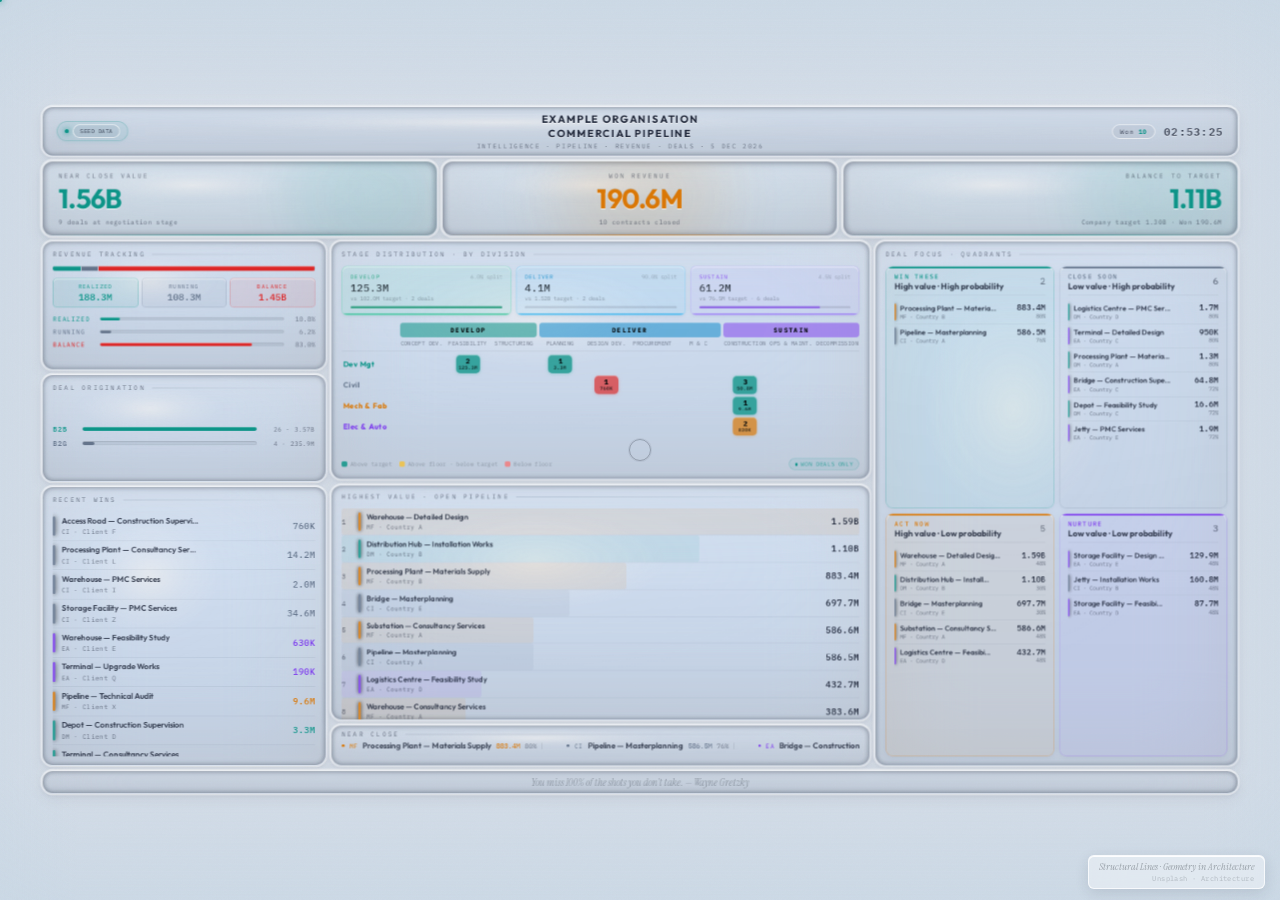
<file: tv_display_v8.html>
<!DOCTYPE html>
<html lang="en">
<head>
<meta charset="UTF-8">
<meta name="viewport" content="width=device-width,initial-scale=1.0,minimum-scale=1.0">
<title>SDG · Commercial Intelligence TV · Light</title>
<style>
/* Font fallback system — replaces Google Fonts which may be blocked on server.
   Outfit → 'DM Sans' system variant or clean geometric sans
   IBM Plex Mono → 'Courier New' or system monospace
   Instrument Serif → Georgia or system serif */
@import url('https://fonts.googleapis.com/css2?family=Outfit:wght@400;500;600;700;800&family=IBM+Plex+Mono:wght@400;500&family=Instrument+Serif:ital@0;1&display=swap');
</style>
<style id="font-fallback">
/* Applied immediately — overridden by Google Fonts if they load */
:root{
  --font-ui: "Outfit", "DM Sans", "Inter", system-ui, -apple-system, sans-serif;
  --font-mono: "IBM Plex Mono", "SF Mono", "Fira Code", "Consolas", "Courier New", monospace;
  --font-serif: "Instrument Serif", "Georgia", serif;
}
</style>
<style>
*,*::before,*::after{box-sizing:border-box;margin:0;padding:0}
:root{
  --em:#0d9488;
  --sk:#64748b;
  --am:#d97706;
  --ro:#dc2626;
  --vi:#7c3aed;
  --or:#d97706;
  /* Text — stronger opacity so readable on semi-transparent frosted card */
  --t1:rgba(15,23,42,.92);
  --t2:rgba(15,23,42,.78);
  --t3:rgba(15,23,42,.52);
  --t4:rgba(15,23,42,.12);
  /* Glass — much lower alpha so photo bleeds through at ~66% */
  --glass:rgba(248,250,252,.34);
  --bd:rgba(255,255,255,.68);   /* border is now a bright white edge — catches overhead light */
  --bd2:rgba(255,255,255,.85);
  /* Blur: strong blur so the low-alpha card still reads as solid */
  --blur:blur(60px) saturate(200%) brightness(1.12);
  --r:14px;--rs:9px;--rxs:5px;
  --c-dm:#0d9488;--c-ci:#64748b;--c-mf:#d97706;--c-ea:#7c3aed;
  --shadow-col: rgba(30,40,60,.18);
}
html,body{width:100%;height:100%;overflow:hidden;background:#d4dde8;font-family:var(--font-ui);cursor:none}

/* Grain — multiply blend, slightly stronger since we want material feel on the visible photo */
body::after{
  content:"";position:fixed;inset:0;z-index:3;pointer-events:none;
  background-image:url("data:image/svg+xml,%3Csvg xmlns='http://www.w3.org/2000/svg' width='200' height='200'%3E%3Cfilter id='n'%3E%3CfeTurbulence type='fractalNoise' baseFrequency='0.85' numOctaves='4' stitchTiles='stitch'/%3E%3C/filter%3E%3Crect width='200' height='200' filter='url(%23n)' opacity='1'/%3E%3C/svg%3E");
  opacity:.025;mix-blend-mode:multiply;
}
#cur{position:fixed;width:22px;height:22px;border:1.5px solid rgba(15,23,32,.25);border-radius:50%;
  transform:translate(-50%,-50%);pointer-events:none;z-index:9999;mix-blend-mode:multiply;
  box-shadow:0 0 0 1px rgba(15,23,32,.06)}
#cdot{position:fixed;width:4px;height:4px;background:var(--em);border-radius:50%;
  transform:translate(-50%,-50%);pointer-events:none;z-index:10000;
  box-shadow:0 0 6px var(--em),0 0 12px rgba(13,148,136,.4)}
.bg-img{position:fixed;inset:0;z-index:0;background-size:cover;background-position:center;
  opacity:0;transition:opacity 7s cubic-bezier(.4,0,.2,1);
  filter:brightness(1.14) saturate(0.80);
  transform-origin:center center;will-change:transform,opacity,filter}
.bg-img.on{opacity:1}
.ov{position:fixed;inset:0;z-index:1;pointer-events:none;
  background:
    linear-gradient(180deg,
      rgba(200,215,228,.65) 0%,
      rgba(200,215,228,0) 12%,
      rgba(200,215,228,0) 86%,
      rgba(200,215,228,.65) 100%),
    linear-gradient(90deg,
      rgba(200,215,228,.35) 0%,
      rgba(200,215,228,0) 6%,
      rgba(200,215,228,0) 94%,
      rgba(200,215,228,.35) 100%);
  transition:opacity 2.8s cubic-bezier(.4,0,.2,1)}
.ov.ambient{opacity:.15}

/* ── SCALE-TO-FIT LAYOUT ──
   #ui is always rendered at --design-w × --design-h (the intended TV size).
   A JS scaler applies transform:scale(ratio) + translate to fit it into
   whatever the actual viewport is — including when the browser zooms.
   This means zoom-in makes everything proportionally smaller rather than
   clipping cards. Same technique used by TV dashboards and kiosk displays.
*/
:root{
  --design-w: 1600;
  --design-h: 900;
}
#ui{
  position:fixed;
  left:0;top:0;
  width:calc(var(--design-w) * 1px);
  height:calc(var(--design-h) * 1px);
  /* 3.2% of design width = proportional inset matching original layout */
  padding:20px 52px 20px 52px;
  z-index:20;
  display:flex;flex-direction:column;gap:5px;
  transform-origin:top left;
  transition:opacity 2.8s cubic-bezier(.4,0,.2,1);
  box-sizing:border-box;
}
#ui.ambient{opacity:0;pointer-events:none}
body.ambient #cur,body.ambient #cdot{opacity:0;transition:opacity 1.5s ease}

.g{
  background:rgba(240,246,252,.20);
  border:1px solid transparent;
  border-top-color:rgba(255,255,255,.96);
  border-left-color:rgba(255,255,255,.80);
  border-bottom-color:rgba(255,255,255,.26);
  border-right-color:rgba(255,255,255,.20);
  backdrop-filter:blur(56px) saturate(180%) brightness(1.06);
  -webkit-backdrop-filter:blur(56px) saturate(180%) brightness(1.06);
  border-radius:var(--r);overflow:hidden;
  box-shadow:
    0 1px 3px rgba(20,30,50,.14),
    0 4px 12px rgba(20,30,50,.11),
    0 16px 40px rgba(20,30,50,.10),
    0 40px 80px rgba(20,30,50,.08),
    inset 0 1px 0 rgba(255,255,255,.98),
    inset 1px 0 0 rgba(255,255,255,.72),
    inset 0 -1px 0 rgba(255,255,255,.16),
    inset -1px 0 0 rgba(255,255,255,.12);
  position:relative;
  transform:translateZ(0);
  will-change:transform;
}
.g > *{position:relative;z-index:1;}
/* .kc backdrop and shadow overrides defined in hover section below */

/* ── EYEBROW LABEL ── */
.pt{font-family:var(--font-mono);font-size:8px;letter-spacing:.28em;text-transform:uppercase;
  color:var(--t3);display:flex;align-items:center;gap:8px;margin-bottom:10px;flex-shrink:0}
.pt::after{content:"";flex:1;height:1px;background:linear-gradient(90deg,rgba(15,23,42,.14),transparent)}

/* KPI numbers — light mode: emboss shadow goes white above, grey below (raised on light surface) */
.kv{font-weight:700;font-size:34px;line-height:1;letter-spacing:-.02em;
  text-shadow:0 1px 0 rgba(255,255,255,.8),0 -1px 0 rgba(15,23,32,.08)}

/* ── HEADER ── */
.hdr{display:flex;align-items:center;padding:7px 18px;gap:11px;flex-shrink:0}
.sdg-mark{width:30px;height:30px;border-radius:8px;flex-shrink:0;
  background:rgba(13,148,136,.10);border:1px solid rgba(13,148,136,.30);
  display:flex;align-items:center;justify-content:center;
  font-weight:800;font-size:9px;color:var(--em);letter-spacing:-.5px;
  box-shadow:0 0 12px rgba(13,148,136,.12),inset 0 1px 0 rgba(255,255,255,.80)}
.live-pill{display:flex;align-items:center;gap:5px;padding:3px 9px;border-radius:999px;
  background:rgba(13,148,136,.07);border:1px solid rgba(13,148,136,.22);
  font-family:var(--font-mono);font-size:7px;letter-spacing:.12em;color:var(--em);text-transform:uppercase;
  box-shadow:0 1px 4px rgba(13,148,136,.10)}
.live-dot{width:5px;height:5px;border-radius:50%;background:var(--em);
  box-shadow:0 0 7px var(--em),0 0 12px rgba(13,148,136,.35);
  animation:blink 2.4s ease-in-out infinite}
@keyframes blink{0%,100%{opacity:1;transform:scale(1);box-shadow:0 0 7px var(--em),0 0 12px rgba(13,148,136,.35)}
  50%{opacity:.15;transform:scale(.45);box-shadow:0 0 2px var(--em)}}
.hdr-center{flex:1;text-align:center}
.hdr-title{font-weight:700;font-size:13px;letter-spacing:.14em;color:var(--t1);text-transform:uppercase;line-height:1.35;
  text-shadow:0 1px 0 rgba(255,255,255,.7)}
.hdr-sub{font-family:var(--font-mono);font-size:7.5px;letter-spacing:.22em;color:var(--t3);text-transform:uppercase;margin-top:2px}
.hdr-badge{font-family:var(--font-mono);font-size:7px;letter-spacing:.08em;color:var(--t2);
  padding:3px 8px;border-radius:999px;background:rgba(15,23,32,.04);border:1px solid var(--bd)}
.hdr-won{font-family:var(--font-mono);font-size:7.5px;letter-spacing:.08em;
  padding:3px 9px;border-radius:999px;background:rgba(15,23,32,.04);border:1px solid var(--bd);color:var(--t2)}
#clk{font-family:var(--font-mono);font-size:12.5px;letter-spacing:.1em;color:var(--t1);font-weight:500;min-width:68px;text-align:right;
  text-shadow:0 1px 0 rgba(255,255,255,.6)}

/* ── KPI ROW ── */
.kc{padding:13px 20px 11px;position:relative;overflow:hidden;display:flex;flex-direction:column;justify-content:center}
.kc-mid{text-align:center}
.kc-mid .kc-glow{left:50%;right:auto;transform:translateX(-50%)}
.kc-right{text-align:right}
.kc-right .kc-glow{left:auto;right:-18px}
/* Glow: subsurface colored bleed through the glass base — like the Nike widget colored pill glow */
.kc-glow{position:absolute;width:220px;height:220px;border-radius:50%;top:-65px;right:-35px;
  opacity:.10;pointer-events:none;filter:blur(40px)}
/* Bottom accent: the "contact shadow" color-bleeds onto surface below — like LED rim light */
.kc-line{position:absolute;bottom:0;left:0;right:0;height:1.5px;
  filter:blur(.5px);opacity:.9}
.ke{font-family:var(--font-mono);font-size:8px;letter-spacing:.26em;text-transform:uppercase;color:var(--t3);margin-bottom:7px}
/* .kv defined above with text-shadow depth */
.ksub{font-family:var(--font-mono);font-size:8px;color:var(--t3);margin-top:6px;letter-spacing:.04em;line-height:1.5}

/* ── MAIN GRID ── */
.main-grid{display:grid;grid-template-columns:1fr 1.9fr 1.28fr;gap:5px;flex:1;min-height:0}
.left-col{display:flex;flex-direction:column;gap:5px;min-height:0}
.centre-col{display:flex;flex-direction:column;gap:5px;min-height:0}
.kr3{display:grid;grid-template-columns:1fr 1fr 1fr;gap:5px;flex-shrink:0}

/* LEFT COLUMN */
.pn{padding:11px 13px;display:flex;flex-direction:column;overflow:hidden}

/* Revenue: stacked meter — carved-in track, light mode */
.rev-meter{height:6px;border-radius:999px;
  background:rgba(15,23,32,.06);
  box-shadow:inset 0 1px 2px rgba(15,23,32,.12),inset 0 0 0 1px rgba(15,23,32,.06);
  overflow:hidden;margin-bottom:9px;flex-shrink:0;display:flex;gap:1px}
.rev-seg{height:100%;transition:width 1.8s cubic-bezier(.16,1,.3,1);
  box-shadow:inset 0 1px 0 rgba(255,255,255,.40)}

/* Revenue chips */
.rev-chips{display:grid;grid-template-columns:1fr 1fr 1fr;gap:4px;margin-bottom:9px;flex-shrink:0}
.rev-chip{padding:6px 7px;border-radius:var(--rxs);text-align:center;
  border:1px solid rgba(255,255,255,.55);
  background:rgba(255,255,255,.22);
  box-shadow:inset 0 1px 0 rgba(255,255,255,.80)}
.rc-label{font-family:var(--font-mono);font-size:7px;letter-spacing:.2em;text-transform:uppercase;margin-bottom:4px;line-height:1}
.rc-val{font-family:var(--font-mono);font-size:12px;font-weight:500;line-height:1}

/* Revenue rows */
.rev-rows{display:flex;flex-direction:column;gap:6px;flex-shrink:0}
.rev-row{display:flex;align-items:center;gap:7px}
.rev-lbl{font-family:var(--font-mono);font-size:8px;letter-spacing:.1em;text-transform:uppercase;width:52px;flex-shrink:0}
.rev-track{flex:1;height:4px;
  background:rgba(15,23,32,.06);
  border-radius:999px;overflow:hidden;
  box-shadow:inset 0 1px 2px rgba(15,23,32,.10),inset 0 0 0 1px rgba(15,23,32,.05)}
.rev-fill{height:100%;border-radius:999px;transition:width 1.8s cubic-bezier(.16,1,.3,1);
  box-shadow:inset 0 1px 0 rgba(255,255,255,.35)}
.rev-pct{font-family:var(--font-mono);font-size:8px;color:var(--t3);width:32px;text-align:right;flex-shrink:0}

/* Deal origination */
.src-grid{flex:1;display:flex;flex-direction:column;gap:7px;overflow:hidden;justify-content:center}
.src-row{display:flex;align-items:center;gap:7px;flex-shrink:0}
.src-lbl{font-family:var(--font-mono);font-size:8.5px;font-weight:500;width:30px;flex-shrink:0;
  text-transform:uppercase;letter-spacing:.1em}
.src-track{flex:1;height:5px;
  background:rgba(15,23,32,.06);border-radius:999px;overflow:hidden;
  box-shadow:inset 0 1px 2px rgba(15,23,32,.10),inset 0 0 0 1px rgba(15,23,32,.05)}
.src-bar{height:100%;border-radius:999px;transition:width 1.5s cubic-bezier(.16,1,.3,1);
  box-shadow:inset 0 1px 0 rgba(255,255,255,.35)}
.src-right{font-family:var(--font-mono);font-size:8px;color:var(--t3);width:66px;text-align:right;flex-shrink:0;letter-spacing:.02em}

/* Wins list */
.wins-list{flex:1;display:flex;flex-direction:column;overflow:hidden}
.win-item{display:flex;align-items:center;gap:8px;padding:5.5px 0;
  border-bottom:1px solid rgba(15,23,32,.06);flex-shrink:0}
.win-item:last-child{border-bottom:none}
.win-stripe{width:2.5px;border-radius:2px;flex-shrink:0;align-self:stretch;min-height:22px}
.win-body{flex:1;min-width:0}
.win-name{font-size:10px;font-weight:600;color:var(--t2);white-space:nowrap;overflow:hidden;text-overflow:ellipsis;line-height:1.25}
.win-meta{font-family:var(--font-mono);font-size:7.5px;color:var(--t3);margin-top:2px;letter-spacing:.04em}
.win-val{font-family:var(--font-mono);font-size:11px;font-weight:500;flex-shrink:0}

/* PDM heatmap */
.pdm-panel{flex:1.0;display:flex;flex-direction:column;overflow:hidden;padding:11px 13px}
.pdm-phase-row{display:grid;gap:3px;margin-bottom:4px;flex-shrink:0}
.pdm-phase-cell{font-family:var(--font-mono);font-size:7.5px;font-weight:700;letter-spacing:.18em;
  text-transform:uppercase;text-align:center;padding:4px 2px;border-radius:4px;color:#020608}
.pdm-table{flex:1;overflow:hidden;display:flex;flex-direction:column;gap:3px}
.pdm-row{display:grid;gap:2px;align-items:center}
.pdm-header-row{padding-bottom:5px;border-bottom:1px solid rgba(15,23,32,.08);margin-bottom:1px}
.pdm-hcell{font-family:var(--font-mono);font-size:6.5px;text-align:center;color:var(--t3);
  letter-spacing:.06em;text-transform:uppercase;line-height:1.3}
.pdm-dlbl{font-size:9.5px;font-weight:700;letter-spacing:.04em;text-align:left;padding-left:2px;line-height:1}
.pdm-cell-wrap{display:flex;align-items:center;justify-content:center}
.pdm-tile{width:100%;max-width:30px;height:23px;border-radius:5px;margin:auto;
  display:flex;align-items:center;justify-content:center;
  font-family:var(--font-mono);font-size:9px;font-weight:700;color:#020608}
.pdm-empty{width:100%;max-width:30px;height:23px;border-radius:5px;margin:auto;}

/* PDM health tile colors — raised tile, light mode warm shadow */
.pdm-tile-teal{background:rgba(13,148,136,.78);box-shadow:inset 0 1px 0 rgba(255,255,255,.35),0 1px 4px rgba(13,148,136,.25)}
.pdm-tile-amber{background:rgba(217,119,6,.70);box-shadow:inset 0 1px 0 rgba(255,255,255,.30),0 1px 4px rgba(217,119,6,.22)}
.pdm-tile-red{background:rgba(220,38,38,.68);box-shadow:inset 0 1px 0 rgba(255,255,255,.25),0 1px 4px rgba(220,38,38,.22)}
.pdm-tile-count{font-family:var(--font-mono);font-size:9px;font-weight:700;color:#020608;line-height:1}
.pdm-tile-val{font-family:var(--font-mono);font-size:6px;color:rgba(2,6,8,.65);line-height:1}

/* PDM phase summary chips */
.pdm-chips{display:grid;grid-template-columns:1fr 1fr 1fr;gap:6px;margin-bottom:9px;flex-shrink:0}
.pdm-chip{border-radius:7px;padding:8px 10px;position:relative;overflow:hidden;flex-shrink:0}
.pdm-chip::after{content:"";position:absolute;bottom:0;left:0;right:0;height:2px}
.pdm-chip-develop{background:rgba(52,211,153,.09);border:1px solid rgba(52,211,153,.25)}.pdm-chip-develop::after{background:rgba(16,185,129,.60)}
.pdm-chip-deliver{background:rgba(56,189,248,.09);border:1px solid rgba(56,189,248,.25)}.pdm-chip-deliver::after{background:rgba(14,165,233,.60)}
.pdm-chip-sustain{background:rgba(167,139,250,.09);border:1px solid rgba(167,139,250,.25)}.pdm-chip-sustain::after{background:rgba(139,92,246,.60)}
.pdm-chip-top{display:flex;justify-content:space-between;align-items:flex-start;margin-bottom:3px}
.pdm-chip-name{font-family:var(--font-mono);font-size:7px;letter-spacing:.18em;text-transform:uppercase}
.pdm-chip-split{font-family:var(--font-mono);font-size:7px;color:rgba(15,23,32,.28)}
.pdm-chip-val{font-family:var(--font-mono);font-size:13px;font-weight:500;color:rgba(15,23,32,.82);line-height:1;margin-bottom:2px}
.pdm-chip-sub{font-family:var(--font-mono);font-size:6.5px;color:rgba(15,23,32,.36)}
.pdm-chip-bar{height:2.5px;background:rgba(15,23,32,.09);border-radius:999px;margin-top:5px;overflow:hidden}
.pdm-chip-fill{height:100%;border-radius:999px}

/* PDM won pill + legend */
.pdm-won-pill{display:inline-flex;align-items:center;gap:4px;font-family:var(--font-mono);font-size:6.5px;letter-spacing:.1em;color:rgba(13,148,136,.80);text-transform:uppercase;background:rgba(13,148,136,.07);border:1px solid rgba(13,148,136,.18);border-radius:999px;padding:2px 7px}
.pdm-won-dot{width:3.5px;height:3.5px;border-radius:50%;background:#0d9488}
.pdm-legend{display:flex;gap:9px;align-items:center;margin-top:6px;flex-shrink:0;justify-content:space-between}
.pdm-leg-grp{display:flex;gap:9px}
.pdm-leg-item{display:flex;align-items:center;gap:4px}
.pdm-leg-dot{width:7px;height:7px;border-radius:2px;flex-shrink:0}
.pdm-leg-lbl{font-family:var(--font-mono);font-size:6.5px;color:rgba(15,23,32,.32);letter-spacing:.05em}

/* Highest value list */
.hv-panel{flex:1;padding:9px 13px;display:flex;flex-direction:column;overflow:hidden}
.hv-list{display:flex;flex-direction:column;flex:1;justify-content:space-between}
.hv-item{display:flex;align-items:center;gap:7px;padding:5px 0;position:relative;
  border-bottom:1px solid rgba(15,23,32,.06);overflow:hidden}
.hv-item:last-child{border-bottom:none}
.hv-bg{position:absolute;left:0;top:0;bottom:0;border-radius:3px;opacity:.08;pointer-events:none;
  transition:width 1.8s cubic-bezier(.16,1,.3,1);
  /* Gradient fill: stronger on left, fades right — like directional light */
  background:linear-gradient(90deg,currentColor 0%,transparent 100%)}

.hv-rank{font-family:var(--font-mono);font-size:8.5px;color:var(--t3);width:14px;flex-shrink:0;z-index:1}
.hv-stripe{width:2.5px;border-radius:2px;flex-shrink:0;align-self:stretch;min-height:18px;z-index:1}
.hv-body{flex:1;min-width:0;z-index:1}
.hv-name{font-size:9.5px;font-weight:600;color:var(--t2);white-space:nowrap;overflow:hidden;text-overflow:ellipsis;line-height:1.25}
.hv-meta{font-family:var(--font-mono);font-size:7.5px;color:var(--t3);margin-top:1px}
.hv-val{font-family:var(--font-mono);font-size:11px;color:var(--t1);font-weight:500;flex-shrink:0;z-index:1}

/* Ticker */
.ticker-panel{flex-shrink:0;padding:6px 13px 7px}
.ticker-wrap{overflow:hidden;position:relative;height:24px}
.ticker-inner{display:flex;gap:30px;position:absolute;white-space:nowrap;animation:tick 200s linear infinite}
.ticker-inner:hover{animation-play-state:paused}
@keyframes tick{from{transform:translateX(0)}to{transform:translateX(-50%)}}
.tick-item{display:flex;align-items:center;gap:6px}
.tick-dot{width:3.5px;height:3.5px;border-radius:50%;flex-shrink:0}
.tick-div{font-family:var(--font-mono);font-size:8px;color:var(--t3);letter-spacing:.06em}
.tick-name{font-size:10px;font-weight:600;color:var(--t2)}
.tick-val{font-family:var(--font-mono);font-size:9px}
.tick-pct{font-family:var(--font-mono);font-size:8px;color:var(--t3)}
.tick-sep{width:1px;height:8px;background:rgba(15,23,32,.10);flex-shrink:0}

/* RIGHT: Quadrants — each quad is a mini glass card within a glass card */
.quads-panel{padding:11px 13px;display:flex;flex-direction:column;overflow:hidden}
.quads-grid{flex:1;display:grid;grid-template-columns:1fr 1fr;grid-template-rows:1fr 1fr;gap:6px;min-height:0}
.quad{border-radius:var(--rs);padding:8px 10px;display:flex;flex-direction:column;overflow:hidden;position:relative;
  box-shadow:inset 0 1px 0 rgba(255,255,255,.85),0 1px 6px rgba(30,40,60,.08)}
.quad-accent{position:absolute;top:0;left:0;right:0;height:2px;filter:blur(.3px)}
.quad-win{border:1px solid rgba(13,148,136,.22);background:rgba(13,148,136,.06)}
.quad-close{border:1px solid rgba(100,116,139,.18);background:rgba(100,116,139,.05)}
.quad-ace{border:1px solid rgba(217,119,6,.22);background:rgba(217,119,6,.06)}
.quad-nurture{border:1px solid rgba(124,58,237,.18);background:rgba(124,58,237,.05)}
.quad-hdr{display:flex;align-items:flex-start;justify-content:space-between;margin-bottom:6px;flex-shrink:0;
  padding-bottom:5px;border-bottom:1px solid rgba(15,23,32,.07)}
.quad-label{font-family:var(--font-mono);font-size:8px;font-weight:500;letter-spacing:.16em;text-transform:uppercase;line-height:1}
.quad-title{font-size:10.5px;font-weight:700;color:var(--t2);margin-top:3px;line-height:1}
.quad-n{font-family:var(--font-mono);font-size:12px;color:var(--t3);flex-shrink:0;font-weight:500;padding-top:2px}
.quad-body{flex:1;display:flex;flex-direction:column;overflow:hidden}
.qr{display:flex;align-items:center;gap:5px;padding:4px 0;
  border-bottom:1px solid rgba(15,23,32,.05);flex-shrink:0}
.qr:last-child{border-bottom:none}
.qr-stripe{width:2px;border-radius:1px;flex-shrink:0;align-self:stretch;min-height:16px}
.qr-body{flex:1;min-width:0}
.qr-name{font-size:9px;font-weight:600;color:var(--t2);white-space:nowrap;overflow:hidden;text-overflow:ellipsis;line-height:1.25}
.qr-meta{font-family:var(--font-mono);font-size:7px;color:var(--t3);margin-top:1px}
.qr-right{text-align:right;flex-shrink:0;padding-left:4px}
.qr-val{font-family:var(--font-mono);font-size:9.5px;color:var(--t1);font-weight:500;line-height:1}
.qr-prob{font-family:var(--font-mono);font-size:7px;color:var(--t3);margin-top:1px}
.qr-empty{font-family:var(--font-mono);font-size:8.5px;color:var(--t3);padding:6px 0;text-align:center;letter-spacing:.04em}

/* Win stripe — colored edge accent like the left stripe on stone letter L */
.win-stripe{width:2.5px;border-radius:2px;flex-shrink:0;align-self:stretch;min-height:22px;
  box-shadow:0 0 6px currentColor;opacity:.85}

/* HV stripe same treatment */
.hv-stripe{width:2.5px;border-radius:2px;flex-shrink:0;align-self:stretch;min-height:18px;z-index:1;
  box-shadow:0 0 5px currentColor;opacity:.80}

/* QR stripe */
.qr-stripe{width:2px;border-radius:1px;flex-shrink:0;align-self:stretch;min-height:16px;
  box-shadow:0 0 4px currentColor;opacity:.75}
.sayings-bar{flex-shrink:0;height:30px;display:flex;align-items:center;padding:0 18px;overflow:hidden;position:relative}
.sayings-bar::before{content:"";position:absolute;top:0;left:18px;right:18px;height:1px;
  background:linear-gradient(90deg,transparent,rgba(15,23,32,.09) 20%,rgba(15,23,32,.09) 80%,transparent)}
.say-text{font-family:var(--font-serif);font-style:italic;font-size:13px;
  color:rgba(15,23,32,.30);white-space:nowrap;overflow:hidden;text-overflow:ellipsis;width:100%;text-align:center}

/* ARTWORK LABEL — frosted white pill */
.sl{position:fixed;bottom:11px;right:15px;z-index:40;text-align:right;opacity:0;transition:opacity 1.4s ease;
  background:rgba(248,250,252,.45);backdrop-filter:blur(16px);-webkit-backdrop-filter:blur(16px);
  border:1px solid rgba(255,255,255,.75);border-radius:6px;padding:5px 10px;
  box-shadow:inset 0 1px 0 rgba(255,255,255,.90),0 4px 14px rgba(30,40,60,.12)}
.sl.show{opacity:1}
.slt{font-family:var(--font-serif);font-style:italic;font-size:9.5px;color:rgba(15,23,32,.35)}
.sly{font-family:var(--font-mono);font-size:7px;color:rgba(15,23,32,.22);margin-top:1px;letter-spacing:.06em}

/* ENTRY ANIMATIONS — staggered rise + fade, like cards materializing from depth */
@keyframes fu{from{opacity:0;transform:translateY(14px) scale(.99)}to{opacity:1;transform:translateY(0) scale(1)}}
.g{animation:fu .65s both cubic-bezier(.22,1,.36,1)}
.hdr.g{animation-delay:.02s}
.kr3>*:nth-child(1){animation-delay:.09s}.kr3>*:nth-child(2){animation-delay:.16s}.kr3>*:nth-child(3){animation-delay:.23s}
.left-col>*:nth-child(1){animation-delay:.26s}.left-col>*:nth-child(2){animation-delay:.32s}.left-col>*:nth-child(3){animation-delay:.38s}
.pdm-panel{animation-delay:.29s}.hv-panel{animation-delay:.34s}.ticker-panel{animation-delay:.36s}
.quads-panel{animation-delay:.40s}.sayings-bar{animation-delay:.44s}

/* PDM chip depth — raised feel on light background */
.pdm-chip{border-radius:7px;padding:8px 10px;position:relative;overflow:hidden;flex-shrink:0;
  box-shadow:inset 0 1px 0 rgba(255,255,255,.75),0 1px 4px rgba(30,40,60,.08)}
.pdm-chip-bar{height:2.5px;
  background:rgba(15,23,32,.08);
  border-radius:999px;margin-top:5px;overflow:hidden;
  box-shadow:inset 0 1px 2px rgba(15,23,32,.10)}

/* ── INVERTED EMBOSS SYSTEM ──

   RESTING STATE = pressed-in cavity (always looks like the reference images)
   - Dark inset rim at all edges — material has been displaced inward
   - Tight specular hot spot at cursor position (tracks --mx/--my)
   - Slight scale-down and sink — card sits IN the surface
   - Bright raised rim ring just outside the card boundary

   HOVER STATE = card peels off and rises toward the viewer
   - Scale up, translateY negative — lifts out of the surface
   - Inset shadows release — cavity walls disappear
   - Outer cast shadow deepens — card is now further from background
   - Specular spreads from tight hot-spot to wide convex surface catch
   - Border top/left brightens — card is now fully lit from above
*/

.g{
  --mx:38%;--my:32%;
  cursor:default;

  /* RESTING: cavity — card is pressed into the inflated surface */
  transform:translateZ(0) scale(.994) translateY(1px);
  box-shadow:
    0 0 0 1.5px rgba(255,255,255,.50),        /* bright raised rim — displaced material */
    0 1px 2px rgba(20,30,50,.08),
    0 2px 6px rgba(20,30,50,.07),
    0 6px 18px rgba(20,30,50,.08),
    0 0 28px rgba(255,255,255,.18),            /* outer material glow */
    inset 0 2px 7px rgba(20,30,50,.20),        /* top cavity dark rim */
    inset 2px 0 5px rgba(20,30,50,.12),        /* left cavity dark rim */
    inset 0 -2px 7px rgba(20,30,50,.16),       /* bottom cavity dark rim */
    inset -2px 0 5px rgba(20,30,50,.10),       /* right cavity dark rim */
    inset 0 1px 0 rgba(255,255,255,.55),       /* top edge catches light even when pressed */
    inset 1px 0 0 rgba(255,255,255,.35);

  border-top-color:rgba(255,255,255,.72);
  border-left-color:rgba(255,255,255,.56);
  border-bottom-color:rgba(255,255,255,.20);
  border-right-color:rgba(255,255,255,.16);

  transition:
    transform 420ms cubic-bezier(.22,1,.36,1),
    box-shadow 420ms cubic-bezier(.22,1,.36,1),
    border-top-color 300ms ease,
    border-left-color 300ms ease;
}

/* HOVER: card lifts out — rises toward the viewer, releases from cavity */
.g:hover{
  transform:translateZ(0) scale(1.004) translateY(-3px);

  box-shadow:
    /* Cast shadow deepens — card is further from background now */
    0 4px 8px rgba(20,30,50,.16),
    0 10px 28px rgba(20,30,50,.14),
    0 28px 60px rgba(20,30,50,.12),
    0 48px 90px rgba(20,30,50,.08),
    /* Inset walls release — cavity gone, card is floating free */
    inset 0 1px 0 rgba(255,255,255,.98),
    inset 1px 0 0 rgba(255,255,255,.75),
    inset 0 -1px 0 rgba(255,255,255,.18),
    inset -1px 0 0 rgba(255,255,255,.14);

  border-top-color:rgba(255,255,255,.96);      /* fully lit — card is raised into light */
  border-left-color:rgba(255,255,255,.80);
}

/* RESTING ::before — tight specular hot spot at --mx/--my (cavity reflection) */
.g::before{
  content:"";position:absolute;inset:0;pointer-events:none;
  background:
    radial-gradient(ellipse 42% 36% at var(--mx) var(--my),rgba(255,255,255,.68) 0%,rgba(255,255,255,.22) 30%,rgba(255,255,255,0) 58%),
    radial-gradient(ellipse 80% 70% at var(--mx) var(--my),rgba(255,255,255,.08) 0%,rgba(255,255,255,0) 70%);
  border-radius:inherit;z-index:0;
  transition:background 150ms ease;
}

/* HOVER ::before — wide convex surface catch spreads across card (lifted glass) */
.g:hover::before{
  background:
    linear-gradient(142deg,rgba(255,255,255,.58) 0%,rgba(255,255,255,.18) 22%,rgba(255,255,255,0) 38%),
    radial-gradient(ellipse 70% 60% at 38% 32%,rgba(255,255,255,.22) 0%,rgba(255,255,255,0) 70%);
}

/* RESTING ::after — deeper underside vignette (cavity bottom is in shadow) */
.g::after{
  content:"";position:absolute;inset:0;pointer-events:none;
  background:linear-gradient(180deg,rgba(20,30,50,.05) 0%,rgba(20,30,50,.14) 100%);
  border-radius:inherit;z-index:0;
  transition:background 300ms ease;
}

/* HOVER ::after — underside lightens (card has lifted away from the dark pocket) */
.g:hover::after{
  background:linear-gradient(180deg,rgba(20,30,50,0) 60%,rgba(20,30,50,.055) 100%);
}

/* KPI cards: start at deeper cavity (they are heavier glass pressed in more) */
.kc{
  backdrop-filter:blur(64px) saturate(200%) brightness(1.10);
  -webkit-backdrop-filter:blur(64px) saturate(200%) brightness(1.10);
  transform:translateZ(0) scale(.992) translateY(2px);
  box-shadow:
    0 0 0 2px rgba(255,255,255,.55),
    0 1px 2px rgba(20,30,50,.10),
    0 3px 8px rgba(20,30,50,.09),
    0 8px 22px rgba(20,30,50,.09),
    0 0 32px rgba(255,255,255,.20),
    inset 0 3px 9px rgba(20,30,50,.24),
    inset 3px 0 6px rgba(20,30,50,.14),
    inset 0 -3px 9px rgba(20,30,50,.18),
    inset -3px 0 6px rgba(20,30,50,.12),
    inset 0 1px 0 rgba(255,255,255,.60),
    inset 1px 0 0 rgba(255,255,255,.40);
}

/* KPI hover: lifts higher than data cards — they have more mass to peel off */
.kc:hover{
  transform:translateZ(0) scale(1.006) translateY(-4px);
  box-shadow:
    0 6px 12px rgba(20,30,50,.18),
    0 14px 36px rgba(20,30,50,.15),
    0 36px 72px rgba(20,30,50,.12),
    0 60px 110px rgba(20,30,50,.08),
    inset 0 1px 0 rgba(255,255,255,.99),
    inset 1px 0 0 rgba(255,255,255,.80),
    inset 0 -1px 0 rgba(255,255,255,.14),
    inset -1px 0 0 rgba(255,255,255,.10);
}
/* ══════════════════════════════════════════════════════
   DARK THEME — activated by triple-click on LIVE pill
   All overrides scoped to body.dark so a single class
   swap flips the entire visual system cleanly.
══════════════════════════════════════════════════════ */
body,html{transition:background 900ms cubic-bezier(.4,0,.2,1)}

body.dark{background:#020608;}

body.dark #cur{
  border-color:rgba(255,255,255,.22);
  mix-blend-mode:difference;
  box-shadow:0 0 0 1px rgba(255,255,255,.04);
}
body.dark #cdot{
  background:#2dd4bf;
  box-shadow:0 0 6px #2dd4bf,0 0 12px rgba(45,212,191,.5);
}

/* Photo filter: remove daylight bleach, restore cinematic darkness */
body.dark .bg-img{
  filter:none;
}

/* Overlay: dark mode washes to near-black at edges instead of near-white */
body.dark .ov{
  background:
    linear-gradient(180deg,rgba(2,6,8,.94) 0%,rgba(2,6,8,0) 14%,rgba(2,6,8,0) 68%,rgba(2,6,8,.96) 100%),
    radial-gradient(ellipse 70% 55% at 50% 46%,rgba(2,6,8,.08) 0%,rgba(2,6,8,.72) 100%),
    radial-gradient(ellipse 60% 20% at 50% 100%,rgba(45,212,191,.04) 0%,transparent 70%);
}
body.dark .ov.ambient{opacity:.22;}

/* CSS variable swap — all colour/text tokens flip to dark values */
body.dark{
  --em:#2dd4bf;--sk:#94a3b8;--am:#fbbf24;--ro:#f87171;--vi:#c084fc;--or:#fbbf24;
  --t1:rgba(255,255,255,.96);--t2:rgba(255,255,255,.70);--t3:rgba(255,255,255,.42);--t4:rgba(255,255,255,.12);
  --glass:rgba(4,10,14,.82);--bd:rgba(255,255,255,.10);--bd2:rgba(255,255,255,.18);
  --c-dm:#2dd4bf;--c-ci:#94a3b8;--c-mf:#fbbf24;--c-ea:#c084fc;
}

/* Dark glass card — CAVITY resting state — reference-accurate depth
   
   From the black topographic reference:
   - Ridge highlights: near-white, sharp, only on the very top edge
   - Cavity floor: near-black, significantly darker than surrounding surface
   - Rim outside card: bright white ring, the displaced material peak
   - Contact shadow at card edge: extremely dark, tight

   Key insight: the floor of the depression must be DARKER than the background.
   We achieve this with backdrop-filter brightness(0.52) — aggressively dims
   whatever photo is behind the card. The surrounding surface (body bg #020608)
   stays at its natural darkness, so the card reads as pressed deeper into it.
*/
body.dark .g{
  background:rgba(2,5,8,.92);
  border:1px solid transparent;
  border-top-color:rgba(255,255,255,.04);
  border-left-color:rgba(255,255,255,.03);
  border-bottom-color:rgba(0,0,0,.80);
  border-right-color:rgba(0,0,0,.60);
  /* Aggressive darkening: cavity floor is much darker than surroundings */
  backdrop-filter:blur(48px) saturate(140%) brightness(0.52);
  -webkit-backdrop-filter:blur(48px) saturate(140%) brightness(0.52);
  transform:translateZ(0) scale(.993) translateY(1.5px);

  box-shadow:
    /* Outer rim: bright white raised ring — the displaced material peak.
       This is the KEY element from image 1 — the ridge highlight. */
    0 0 0 1.5px rgba(255,255,255,.22),
    /* Tight contact shadow: dark crease between rim and surrounding surface */
    0 0 0 3px rgba(0,0,0,.70),
    /* Ambient: card has settled deeper than the surface */
    0 2px 8px rgba(0,0,0,.80),
    0 8px 24px rgba(0,0,0,.60),
    /* Inset cavity walls — very dark, concentrated at edges.
       These simulate the steep walls of the depression.
       Spread 0, blur high = shadow bleeds inward from edges, not uniform fill. */
    inset 0 4px 16px rgba(0,0,0,.90),
    inset 4px 0 12px rgba(0,0,0,.70),
    inset 0 -4px 16px rgba(0,0,0,.80),
    inset -4px 0 12px rgba(0,0,0,.65),
    /* Tiny bright catch on the very inner top edge — like the sharp ridge
       highlight in image 1, but inside the cavity (reflected light from rim) */
    inset 0 1px 0 rgba(255,255,255,.09),
    inset 1px 0 0 rgba(255,255,255,.05);
}

/* Dark hover — lifts out, brightness restores, rim collapses, shadows deepen */
body.dark .g:hover{
  transform:translateZ(0) scale(1.004) translateY(-3px);
  background:rgba(4,10,14,.82);
  backdrop-filter:blur(48px) saturate(160%) brightness(0.78);
  -webkit-backdrop-filter:blur(48px) saturate(160%) brightness(0.78);
  box-shadow:
    0 1px 2px rgba(0,0,0,.50),
    0 8px 28px rgba(0,0,0,.54),
    0 24px 64px rgba(0,0,0,.32),
    0 40px 80px rgba(0,0,0,.22),
    inset 0 1px 0 rgba(255,255,255,.13),
    inset 1px 0 0 rgba(255,255,255,.07),
    inset 0 -1px 0 rgba(0,0,0,.36),
    inset -1px 0 0 rgba(0,0,0,.18);
  border-top-color:rgba(255,255,255,.20);
  border-left-color:rgba(255,255,255,.13);
  border-bottom-color:rgba(0,0,0,.35);
  border-right-color:rgba(0,0,0,.20);
}

/* Dark ::before — almost no shimmer in cavity (light can't reach the floor).
   Just a faint specular at cursor position — like light bouncing off the rim
   and casting a reflected sliver onto the cavity floor. */
body.dark .g::before{
  background:
    radial-gradient(ellipse 30% 25% at var(--mx) var(--my),rgba(255,255,255,.14) 0%,rgba(255,255,255,.04) 40%,rgba(255,255,255,0) 65%);
}
/* Dark hover ::before — full convex catch as card lifts into ambient light */
body.dark .g:hover::before{
  background:linear-gradient(135deg,rgba(255,255,255,.042) 0%,rgba(255,255,255,0) 45%,rgba(255,255,255,.008) 100%);
}

/* Dark ::after — heavy underside shadow (cavity is deep, floor is dark) */
body.dark .g::after{
  background:linear-gradient(180deg,rgba(0,0,0,.20) 0%,rgba(0,0,0,.55) 100%);
}
body.dark .g:hover::after{background:none;}

/* Dark KPI cards — even deeper cavity (heavier glass, pressed further in) */
body.dark .kc{
  background:rgba(1,4,6,.95);
  backdrop-filter:blur(48px) saturate(130%) brightness(0.44);
  -webkit-backdrop-filter:blur(48px) saturate(130%) brightness(0.44);
  transform:translateZ(0) scale(.991) translateY(2.5px);
  box-shadow:
    0 0 0 2px rgba(255,255,255,.26),            /* stronger rim — heavier mass displaced */
    0 0 0 4px rgba(0,0,0,.75),
    0 2px 8px rgba(0,0,0,.85),
    0 8px 24px rgba(0,0,0,.65),
    inset 0 5px 20px rgba(0,0,0,.95),
    inset 5px 0 14px rgba(0,0,0,.78),
    inset 0 -5px 20px rgba(0,0,0,.88),
    inset -5px 0 14px rgba(0,0,0,.72),
    inset 0 1px 0 rgba(255,255,255,.10),
    inset 1px 0 0 rgba(255,255,255,.06);
}
body.dark .kc:hover{
  background:rgba(4,10,14,.82);
  backdrop-filter:blur(48px) saturate(160%) brightness(0.78);
  -webkit-backdrop-filter:blur(48px) saturate(160%) brightness(0.78);
  transform:translateZ(0) scale(1.006) translateY(-4px);
  box-shadow:
    0 6px 12px rgba(0,0,0,.58),
    0 14px 36px rgba(0,0,0,.52),
    0 36px 72px rgba(0,0,0,.36),
    0 60px 110px rgba(0,0,0,.22),
    inset 0 1px 0 rgba(255,255,255,.13),
    inset 1px 0 0 rgba(255,255,255,.07),
    inset 0 -1px 0 rgba(0,0,0,.40),
    inset -1px 0 0 rgba(0,0,0,.22);
  border-top-color:rgba(255,255,255,.20);
  border-left-color:rgba(255,255,255,.13);
  border-bottom-color:rgba(0,0,0,.35);
  border-right-color:rgba(0,0,0,.20);
}

/* Dark mode text corrections — dividers and borders back to white-alpha */
body.dark .pt::after{background:linear-gradient(90deg,rgba(255,255,255,.10),transparent)}
body.dark .win-item{border-bottom-color:rgba(255,255,255,.04)}
body.dark .hv-item{border-bottom-color:rgba(255,255,255,.04)}
body.dark .qr{border-bottom-color:rgba(255,255,255,.035)}
body.dark .quad-hdr{border-bottom-color:rgba(255,255,255,.05)}
body.dark .pdm-header-row{border-bottom-color:rgba(255,255,255,.06)}
body.dark .tick-sep{background:rgba(255,255,255,.08)}
body.dark .sayings-bar::before{background:linear-gradient(90deg,transparent,rgba(255,255,255,.09) 20%,rgba(255,255,255,.09) 80%,transparent)}
body.dark .say-text{color:rgba(255,255,255,.28)}
body.dark .rev-meter{background:rgba(255,255,255,.04);box-shadow:inset 0 1px 3px rgba(0,0,0,.6),inset 0 0 0 1px rgba(0,0,0,.3)}
body.dark .rev-track{background:rgba(255,255,255,.04);box-shadow:inset 0 1px 2px rgba(0,0,0,.55),inset 0 0 0 1px rgba(0,0,0,.25)}
body.dark .src-track{background:rgba(255,255,255,.05);box-shadow:inset 0 1px 2px rgba(0,0,0,.55),inset 0 0 0 1px rgba(0,0,0,.22)}
body.dark .rev-chip{background:rgba(255,255,255,.04);border-color:rgba(255,255,255,.10);box-shadow:none}
body.dark .quad-win{border-color:rgba(45,212,191,.16);background:rgba(45,212,191,.04)}
body.dark .quad-close{border-color:rgba(148,163,184,.16);background:rgba(148,163,184,.04)}
body.dark .quad-ace{border-color:rgba(251,191,36,.16);background:rgba(251,191,36,.04)}
body.dark .quad-nurture{border-color:rgba(192,132,252,.16);background:rgba(192,132,252,.04)}
body.dark .quad{box-shadow:inset 0 1px 0 rgba(255,255,255,.08),0 2px 8px rgba(0,0,0,.28)}
body.dark .sl{background:rgba(4,10,14,.60);border-color:rgba(255,255,255,.08);box-shadow:inset 0 1px 0 rgba(255,255,255,.07),0 4px 16px rgba(0,0,0,.4)}
body.dark .slt{color:rgba(255,255,255,.22)}
body.dark .sly{color:rgba(255,255,255,.12)}
body.dark .pdm-chip{box-shadow:inset 0 1px 0 rgba(255,255,255,.10),0 1px 4px rgba(0,0,0,.30)}
body.dark .pdm-chip-bar{background:rgba(255,255,255,.07);box-shadow:inset 0 1px 2px rgba(0,0,0,.40)}
body.dark .pdm-leg-lbl{color:rgba(255,255,255,.26)}
body.dark .pdm-won-pill{color:rgba(45,212,191,.65);background:rgba(45,212,191,.06);border-color:rgba(45,212,191,.15)}
body.dark .pdm-won-dot{background:#2dd4bf}
body.dark .hdr-badge{background:rgba(255,255,255,.04);border-color:rgba(255,255,255,.10)}
body.dark .hdr-won{background:rgba(255,255,255,.04);border-color:rgba(255,255,255,.10)}
body.dark .sdg-mark{background:rgba(45,212,191,.12);border-color:rgba(45,212,191,.28);box-shadow:none}
body.dark .live-pill{background:rgba(45,212,191,.07);border-color:rgba(45,212,191,.20);box-shadow:none}
body.dark .live-dot{background:#2dd4bf;box-shadow:0 0 8px #2dd4bf,0 0 14px rgba(45,212,191,.40)}
body.dark .kv{text-shadow:0 1px 0 rgba(0,0,0,.5),0 2px 8px rgba(0,0,0,.3)}
body.dark #clk{text-shadow:0 0 16px rgba(255,255,255,.15)}
body.dark .hdr-title{text-shadow:0 0 20px rgba(255,255,255,.12)}


/* Dark mode PDM fixes — text visibility */
body.dark .pdm-phase-cell{color:rgba(255,255,255,.90);}
body.dark .pdm-tile{color:#fff;}
body.dark .pdm-tile-count{color:rgba(255,255,255,.95);}
body.dark .pdm-tile-val{color:rgba(255,255,255,.65);}
body.dark .pdm-chip-develop{background:rgba(52,211,153,.12);border-color:rgba(52,211,153,.30);}
body.dark .pdm-chip-deliver{background:rgba(56,189,248,.12);border-color:rgba(56,189,248,.30);}
body.dark .pdm-chip-sustain{background:rgba(167,139,250,.12);border-color:rgba(167,139,250,.30);}
body.dark .pdm-chip-name{color:rgba(255,255,255,.80)!important;}
body.dark .pdm-chip-val{color:rgba(255,255,255,.92)!important;}
body.dark .pdm-chip-sub{color:rgba(255,255,255,.42)!important;}
body.dark .pdm-chip-split{color:rgba(255,255,255,.30)!important;}
body.dark .pdm-hcell{color:rgba(255,255,255,.40);}
body.dark .pdm-dlbl{color:inherit;}

/* Dark mode — restore text variable overrides that were blocked by brightness(0.52) */
body.dark .win-name{color:rgba(255,255,255,.78);}
body.dark .win-meta{color:rgba(255,255,255,.38);}
body.dark .hv-name{color:rgba(255,255,255,.78);}
body.dark .hv-meta{color:rgba(255,255,255,.38);}
body.dark .hv-val{color:rgba(255,255,255,.90);}
body.dark .hv-rank{color:rgba(255,255,255,.35);}
body.dark .qr-name{color:rgba(255,255,255,.78);}
body.dark .qr-meta{color:rgba(255,255,255,.38);}
body.dark .qr-val{color:rgba(255,255,255,.90);}
body.dark .qr-prob{color:rgba(255,255,255,.38);}
body.dark .rc-label{color:inherit;}
body.dark .rc-val{color:inherit;}
body.dark .src-lbl{color:inherit;}
body.dark .src-right{color:rgba(255,255,255,.40);}
body.dark .rev-pct{color:rgba(255,255,255,.40);}
body.dark .ksub{color:rgba(255,255,255,.40);}
body.dark .ke{color:rgba(255,255,255,.40);}
body.dark .tick-name{color:rgba(255,255,255,.75);}
body.dark .tick-pct{color:rgba(255,255,255,.38);}
body.dark .quad-title{color:rgba(255,255,255,.72);}
body.dark .quad-n{color:rgba(255,255,255,.35);}
body.dark .qr-empty{color:rgba(255,255,255,.28);}

/* Dark KPI cards — brighter background so cavity depth is more readable */
body.dark .kc{background:rgba(2,6,10,.90);}

/* Dark mode overall: slightly reduce cavity aggressiveness so text stays readable */
body.dark .g{
  backdrop-filter:blur(48px) saturate(140%) brightness(0.62);
  -webkit-backdrop-filter:blur(48px) saturate(140%) brightness(0.62);
}
body.dark .kc{
  backdrop-filter:blur(48px) saturate(130%) brightness(0.54);
  -webkit-backdrop-filter:blur(48px) saturate(130%) brightness(0.54);
}

/* Theme toggle flash — brief white/black pulse on the pill to confirm the switch */
@keyframes themeFlash{
  0%{opacity:1}15%{opacity:.2}30%{opacity:1}50%{opacity:.3}70%{opacity:1}100%{opacity:1}
}
.theme-flash{animation:themeFlash 500ms ease both}
</style>
</head>
<body>
<div id="cur"></div><div id="cdot"></div>
<div id="bgs"></div>
<div class="ov"></div>
<div class="sl" id="sl"><div class="slt" id="slt"></div><div class="sly" id="sly"></div></div>
<div id="ui"></div>

<script>
/* ═══════════════════════════════════════════════════════
   API CONFIGURATION
   ─────────────────────────────────────────────────────
   Auto-detects the API path relative to wherever this
   file is served from (same host as the SDG dashboard).
   Override API_BASE / API_REVENUE if the TV file lives
   in a different directory from /api/.
═══════════════════════════════════════════════════════ */
const API_CFG = {
  BASE:    (()=>{ const b=window.location.pathname.replace(/\/[^/]*$/,''); return b+'/api/deals.php'; })(),
  REVENUE: (()=>{ const b=window.location.pathname.replace(/\/[^/]*$/,''); return b+'/api/revenue.php'; })(),
  TIMEOUT: 8000,
};

/* ═══════════════════════════════════════════════════════
   TARGETS
═══════════════════════════════════════════════════════ */
const GROSS_TARGET   = 1742063632; // Sum of all division annual targets from Excel
const COMPANY_TARGET = 1300000000;

/* ── NEAR-CLOSE DEFINITION ────────────────────────────────────
   MUST stay in sync with js/pages.js (`near`) and js/health.js.
   Previously the TV omitted 'Supplied' and 'Signed and Started'
   and restricted to status==='Open', so the TV headline was
   permanently lower than the same figure on the web dashboard. */
const NEAR_STAGES   = ['Active negotiation','Contract negotiation','Supplied','Signed and Started'];
const NEAR_EXCLUDE  = ['Won','Lost'];   // On Hold IS counted, matching pages.js

/* ── RUNNING REVENUE BASIS ────────────────────────────────────
   'full'    → whole contract value (matches js/pages.js runningValue)
   'quarter' → live-quarter allocation only (q1..q4 columns)
   GROSS_TARGET is an ANNUAL figure, so 'full' is the only basis
   that makes  target − realised − running  arithmetically valid.
   'quarter' is kept for a future quarter-scoped view. */
const RUNNING_BASIS = 'full';

/* ── DIVISION SHARE OF STAGE TARGETS ──────────────────────────
   PDM_FINANCE targets are COMPANY-WIDE. Cell health is evaluated
   per division, so each division is measured against its share.
   Equal split by default — retune per division when the Excel
   division-level stage targets are available. */
const DIV_TARGET_SHARE = {DM:0.25, CI:0.25, MF:0.25, EA:0.25};

/* ═══════════════════════════════════════════════════════
   SEED / FALLBACK DATA  (used while API loads or if unreachable)
═══════════════════════════════════════════════════════ */
const DEALS_SEED = [
  {id:"3",n:"Pipeline — Materials Supply",client:"Client S",div:"DM",sub:"Heavy Infrastructure",status:"Won",stage:"Signed and Started",ps:"Detailed Feasibility",val:7450000,prob:1.0,src:"Direct Request / Closed",country:"Country B"},
  {id:"11",n:"Terminal — Consultancy Services",client:"Client Q",div:"DM",sub:"Heavy Infrastructure",status:"Won",stage:"Signed and Started",ps:"Detailed Feasibility",val:117850000,prob:1.0,src:"B2B (Private)",country:"Country E"},
  {id:"14",n:"Depot — Construction Supervision",client:"Client D",div:"DM",sub:"Heavy Infrastructure",status:"Won",stage:"Signed and Started",ps:"Intake/Screening",val:3330000,prob:1.0,src:"B2B (Private)",country:"Country B"},
  {id:"22",n:"Pipeline — Technical Audit",client:"Client X",div:"MF",sub:"Fabrication & Manufacturing",status:"Won",stage:"Signed and Started",ps:"Construction & Installation",val:9630000,prob:1.0,src:"B2B (Private)",country:"Country A"},
  {id:"42",n:"Terminal — Upgrade Works",client:"Client Q",div:"EA",sub:"Electrical & Automation",status:"Won",stage:"Signed and Started",ps:"Construction & Installation",val:190000,prob:1.0,src:"B2B (Private)",country:"Country E"},
  {id:"43",n:"Warehouse — Feasibility Study",client:"Client E",div:"EA",sub:"Electrical & Automation",status:"Won",stage:"Signed and Started",ps:"Construction & Installation",val:630000,prob:1.0,src:"B2B (Private)",country:"Country E"},
  {id:"54",n:"Storage Facility — PMC Services",client:"Client Z",div:"CI",sub:"Civil Engineering",status:"Won",stage:"Signed and Started",ps:"Construction & Installation",val:34650000,prob:1.0,src:"Restricted Tender",country:"Country D"},
  {id:"65",n:"Warehouse — PMC Services",client:"Client I",div:"CI",sub:"Building Services",status:"Won",stage:"Signed and Started",ps:"Construction & Installation",val:1970000,prob:1.0,src:"B2B (Private)",country:"Country D"},
  {id:"66",n:"Processing Plant — Consultancy Services",client:"Client L",div:"CI",sub:"Building Services",status:"Won",stage:"Signed and Started",ps:"Construction & Installation",val:14150000,prob:1.0,src:"B2B (Private)",country:"Country C"},
  {id:"75",n:"Access Road — Construction Supervision",client:"Client F",div:"CI",sub:"Heavy Infrastructure",status:"Won",stage:"Contract negotiation",ps:"Design Development",val:760000,prob:1.0,src:"B2B (Private)",country:"Country B"},
  {id:"8",n:"Distribution Hub — Installation Works",client:"Client Y",div:"DM",sub:"Sustainable Energies",status:"Open",stage:"Proposal Development",ps:"Concept Development",val:1097800000,prob:0.3,src:"B2B (Private)",country:"Country B"},
  {id:"20",n:"Warehouse — Detailed Design",client:"Client D",div:"MF",sub:"Fabrication & Manufacturing",status:"On Hold",stage:"Proposal submitted",ps:"Construction & Installation",val:1593300000,prob:0.475,src:"B2B (Private)",country:"Country A"},
  {id:"21",n:"Substation — Consultancy Services",client:"Client N",div:"MF",sub:"Fabrication & Manufacturing",status:"Open",stage:"Proposal submitted",ps:"Construction & Installation",val:586590000,prob:0.475,src:"B2B (Private)",country:"Country A"},
  {id:"40",n:"Processing Plant — Materials Supply",client:"Client U",div:"MF",sub:"Industrial & Manufacturing",status:"Open",stage:"Active negotiation",ps:"Planning Monitoring & Controls",val:883410000,prob:0.8,src:"Cross-sell",country:"Country B"},
  {id:"44",n:"Logistics Centre — Feasibility Study",client:"Client X",div:"EA",sub:"Electrical & Automation",status:"On Hold",stage:"Proposal submitted",ps:"Construction & Installation",val:432740000,prob:0.475,src:"B2B (Private)",country:"Country D"},
  {id:"50",n:"Storage Facility — Design Review",client:"Client X",div:"EA",sub:"Electrical & Automation",status:"Open",stage:"Proposal submitted",ps:"Construction & Installation",val:129950000,prob:0.475,src:"B2G (Public)",country:"Country E"},
  {id:"56",n:"Pipeline — Upgrade Works",client:"Client A",div:"CI",sub:"Civil Engineering",status:"Open",stage:"Proposal submitted",ps:"Construction & Installation",val:206140000,prob:0.475,src:"B2G (Public)",country:"Country A"},
  {id:"70",n:"Pipeline — Masterplanning",client:"Client Z",div:"CI",sub:"Geotech & Environment",status:"Open",stage:"Active negotiation",ps:"Procurement",val:586520000,prob:0.76,src:"B2B (Private)",country:"Country A"},
  {id:"76",n:"Jetty — Installation Works",client:"Client S",div:"CI",sub:"Liquid Gases",status:"Open",stage:"Proposal submitted",ps:"Planning Monitoring & Controls",val:160810000,prob:0.475,src:"B2B (Private)",country:"Country B"},
  {id:"78",n:"Bridge — Masterplanning",client:"Client K",div:"CI",sub:"Real Estate",status:"On Hold",stage:"Proposal Development",ps:"Planning Monitoring & Controls",val:697680000,prob:0.3,src:"Cross-sell",country:"Country E"},
  {id:"25",n:"Warehouse — Consultancy Services",client:"Client R",div:"MF",sub:"Fabrication & Manufacturing",status:"Open",stage:"Proposal submitted",ps:"Construction & Installation",val:383590000,prob:0.475,src:"B2B (Private)",country:"Country A"},
  {id:"47",n:"Bridge — Construction Supervision",client:"Client Q",div:"EA",sub:"Electrical & Automation",status:"Open",stage:"Active negotiation",ps:"Construction & Installation",val:64790000,prob:0.72,src:"B2B (Private)",country:"Country C"},
  {id:"49",n:"Storage Facility — Feasibility Study",client:"Client N",div:"EA",sub:"Electrical & Automation",status:"Open",stage:"Proposal submitted",ps:"Construction & Installation",val:87690000,prob:0.475,src:"B2G (Public)",country:"Country D"},
  {id:"6",n:"Depot — Feasibility Study",client:"Client E",div:"DM",sub:"Real Estate",status:"Open",stage:"Active negotiation",ps:"Detailed Feasibility",val:16650000,prob:0.72,src:"B2B (Private)",country:"Country C"},
  {id:"80",n:"Substation — Detailed Design",client:"Client X",div:"CI",sub:"Real Estate",status:"Open",stage:"Proposal submitted",ps:"Design Development",val:348800000,prob:0.45,src:"Cross-sell",country:"Country B"},
  {id:"7",n:"Logistics Centre — PMC Services",client:"Client C",div:"DM",sub:"Real Estate",status:"Open",stage:"Active negotiation",ps:"Concept Development",val:1670000,prob:0.8,src:"B2B (Private)",country:"Country D"},
  {id:"46",n:"Jetty — PMC Services",client:"Client X",div:"EA",sub:"Electrical & Automation",status:"Open",stage:"Active negotiation",ps:"Construction & Installation",val:1860000,prob:0.72,src:"B2B (Private)",country:"Country E"},
  {id:"51",n:"Terminal — Detailed Design",client:"Client X",div:"EA",sub:"Electrical & Automation",status:"Open",stage:"Active negotiation",ps:"Procurement",val:950000,prob:0.8,src:"B2B (Private)",country:"Country C"},
  {id:"88",n:"Processing Plant — Materials Supply",client:"Client M",div:"DM",sub:"Sustainable Energies",status:"Open",stage:"Active negotiation",ps:"Concept Development",val:1340000,prob:0.8,src:"Cross-sell",country:"Country A"},
  {id:"15",n:"Storage Facility — Upgrade Works",client:"Client D",div:"DM",sub:"Heavy Infrastructure",status:"Open",stage:"Active negotiation",ps:"Concept Development",val:0,prob:0.8,src:"B2B (Private)",country:"Country C"}
];
const REVENUE_SEED = [
  {status:"Paid",amount:258000},{status:"Paid",amount:1464846.6},{status:"Paid",amount:263847},
  {status:"Paid",amount:283608},{status:"Paid",amount:125407.25},{status:"Pending",amount:748200},
  {status:"Pending",amount:25238179.2},{status:"Paid",amount:1496400},{status:"Paid",amount:1496400},
  {status:"Pending",amount:814157.04},{status:"Pending",amount:6188845.47},{status:"Pending",amount:1732505.99},
  {status:"Paid",amount:5000000},{status:"Paid",amount:5000000},{status:"Paid",amount:552931.02},
  {status:"Pending",amount:5142671.95},{status:"Pending",amount:3697924.65},{status:"Paid",amount:5411536.9},
  {status:"Paid",amount:1016534},{status:"Pending",amount:1000000},{status:"Paid",amount:2000000},
  {status:"Pending",amount:1875000},{status:"Pending",amount:1875000},{status:"Paid",amount:12500000},
  {status:"Pending",amount:4766050.86},{status:"Paid",amount:814427.25},{status:"Pending",amount:245611},
  {status:"Pending",amount:649667.55},{status:"Paid",amount:447603},{status:"Paid",amount:1310400},
  {status:"Paid",amount:1006720},{status:"Paid",amount:400000},{status:"Paid",amount:228285},
  {status:"Paid",amount:284246.25},{status:"Paid",amount:419250},{status:"Paid",amount:419250},
  {status:"Paid",amount:7159500},{status:"Paid",amount:2012400},{status:"Paid",amount:17241379.31},
  {status:"Paid",amount:1663454.31},{status:"Paid",amount:11324636.52},{status:"Paid",amount:6489558.71},
  {status:"Paid",amount:7902410.32},{status:"Paid",amount:5846103.03},{status:"Paid",amount:11012718.38},
  {status:"Paid",amount:12392882.2},{status:"Paid",amount:2764956},{status:"Paid",amount:6275205},
  // Running seed entries: q2/q3/q4 null → runningLiveAmount falls back to amount.
  // These are placeholder values only; correct figures load from API on boot.
  {status:"Running",amount:63095448,division:'DM',q2:null,q3:null,q4:null},
  {status:"Running",amount:19681541,division:'CI',q2:null,q3:null,q4:null},
  {status:"Running",amount:11887602,division:'CI',q2:null,q3:null,q4:null},
  {status:"Running",amount:5980000, division:'MF',q2:null,q3:null,q4:null},
  {status:"Running",amount:2320000, division:'CI',q2:null,q3:null,q4:null},
  {status:"Running",amount:5327700, division:'DM',q2:null,q3:null,q4:null},
];

/* ═══════════════════════════════════════════════════════
   LIVE DATA LAYER — mutable arrays updated from API
═══════════════════════════════════════════════════════ */
let DEALS_RAW  = [...DEALS_SEED];
let REALIZED   = [...REVENUE_SEED];
let DATA_SRC   = 'seed';   // 'seed' | 'api' | 'partial'
let DEALS_LIVE = false;    // true once deals came from the API
let REV_LIVE   = false;    // true once revenue came from the API
let LAST_FETCH = null;

/* Maps an API deals.php record → TV shorthand format */
function mapDeal(r){
  return {
    id:         String(r.id||''),
    n:          r.dealName||r.deal_name||'',
    client:     r.client||'',
    div:        r.division||'',
    // API exposes `portfolio`; `subdivision` only exists on legacy payloads.
    sub:        r.portfolio||r.subdivision||'',
    status:     r.status||'Open',
    stage:      r.dealStage||r.deal_stage||'',
    ps:         r.projectStage||r.project_stage||'',
    val:        parseFloat(r.estimatedValue||r.estimated_value||0)||0,
    prob:       parseFloat(r.probability||0)||0,
    src:        r.dealSource||r.deal_source||'',
    country:    r.country||'',
    signoffDate:r.signoffDate||r.signoff_date||'',
    updatedAt:  r.updatedAt||r.updated_at||'',
  };
}

/* Maps an API revenue.php record → TV shorthand format
   Realized = Paid + Pending (invoiced/confirmed revenue)
   Running  = Running status (active contracts not yet invoiced) */
function mapRevenue(r){
  const st = ['Paid','Pending','Running'].includes(r.status) ? r.status : 'Running';
  return {
    status:      st,
    amount:      parseFloat(r.amountKES||0)||0,
    division:    r.division||'',
    // Needed for the future-quarter guard on Realized (see realizedCountable)
    invoiceDate: r.invoiceDate||'',
    // q1 is not a DB column today; read it if it ever appears, else null.
    q1:       r.q1 != null ? parseFloat(r.q1)||0 : null,
    q2:       r.q2 != null ? parseFloat(r.q2)||0 : null,
    q3:       r.q3 != null ? parseFloat(r.q3)||0 : null,
    q4:       r.q4 != null ? parseFloat(r.q4)||0 : null,
  };
}

/* Determine the live quarter key based on today's date */
function liveQKey(){
  const m = new Date().getMonth() + 1; // 1-12
  if (m <= 3)  return 'Q1';
  if (m <= 6)  return 'Q2';
  if (m <= 9)  return 'Q3';
  return 'Q4';
}

/* Quarter of an ISO date string — mirrors _rvQuarterOf() in js/pages.js */
function qOfDate(ds){
  if(!ds) return null;
  const m = parseInt(String(ds).slice(5,7), 10);
  if (m >= 1  && m <= 3)  return 'Q1';
  if (m >= 4  && m <= 6)  return 'Q2';
  if (m >= 7  && m <= 9)  return 'Q3';
  if (m >= 10 && m <= 12) return 'Q4';
  return null;
}

const Q_ORD = {Q1:1, Q2:2, Q3:3, Q4:4};

/* FUTURE-QUARTER GUARD on Realized.
   Mirrors the guard in js/pages.js (computeOverview → realisedV). Rows
   invoiced into a quarter that has not started yet are placeholders and
   must not count toward Realized. Undated / pre-2026 rows are treated as
   Q1 carryover, same convention as the Revenue page.
   Without this the TV overstated Realized by exactly those rows. */
function realizedCountable(r){
  const live = Q_ORD[liveQKey()];
  const inv  = r.invoiceDate || '';
  let q  = qOfDate(inv);
  const yr = inv ? parseInt(String(inv).slice(0,4), 10) : 0;
  if (!q || yr < 2026) q = 'Q1';
  return Q_ORD[q] <= live;
}

/* Amount to count for a Running record.
   RUNNING_BASIS==='full'    → whole contract value (dashboard parity).
   RUNNING_BASIS==='quarter' → live-quarter allocation, falling back to the
     full amount only when NO quarter column is populated at all. The old
     code looked up r[q] blindly, so every Jan–Mar (Q1, which has no column)
     it silently reverted to full value — an annual step-change with no
     code change. */
function runningLiveAmount(r){
  if (RUNNING_BASIS === 'full') return r.amount;
  const alloc = r[liveQKey().toLowerCase()];   // r.q1 / r.q2 / r.q3 / r.q4
  if (alloc != null) return alloc;
  const anyAlloc = [r.q1, r.q2, r.q3, r.q4].some(v => v != null);
  return anyAlloc ? 0 : r.amount;              // allocated elsewhere, or legacy row
}

/* Fetch fresh data from the API; fall back silently on error */
async function fetchData(){
  const ctrl = new AbortController();
  const tid   = setTimeout(()=>ctrl.abort(), API_CFG.TIMEOUT);
  try {
    const [dealsRes, revRes] = await Promise.all([
      fetch(API_CFG.BASE,    {signal:ctrl.signal}),
      fetch(API_CFG.REVENUE, {signal:ctrl.signal}),
    ]);
    clearTimeout(tid);
    if(!dealsRes.ok||!revRes.ok) throw new Error('Non-OK response');
    const [dealsJSON, revJSON] = await Promise.all([dealsRes.json(), revRes.json()]);
    const dealRows = Array.isArray(dealsJSON) ? dealsJSON
                   : Array.isArray(dealsJSON?.data) ? dealsJSON.data : [];
    if(dealRows.length){
      DEALS_RAW  = dealRows.map(mapDeal);
      DEALS_LIVE = true;
    }
    // revenue.php may return plain array or {data:[...]} wrapper
    const revRows = Array.isArray(revJSON) ? revJSON
                  : Array.isArray(revJSON?.data) ? revJSON.data : [];
    if(revRows.length){
      REALIZED   = revRows.map(mapRevenue);
      REV_LIVE   = true;
    }
    // Badge must not read "Live" when only half the payload landed —
    // previously a live deals feed + an empty revenue table rendered
    // seed revenue figures under a "Live · Data" badge.
    DATA_SRC = (DEALS_LIVE && REV_LIVE) ? 'api'
             : (DEALS_LIVE || REV_LIVE) ? 'partial'
             : 'seed';
    LAST_FETCH = new Date();
  } catch(e){
    clearTimeout(tid);
    // Keep current data (seed or last successful API pull)
    console.warn('[TV] fetchData failed:', e?.message || e);
  }
}

const SAYINGS = [
  "The best time to plant a tree was twenty years ago. The second best time is now. — African Proverb",
  "Revenue is vanity, profit is sanity, but cash is reality. — Alan Miltz",
  "Success is not final, failure is not fatal: it is the courage to continue that counts. — Churchill",
  "The secret of getting ahead is getting started. — Mark Twain",
  "Opportunities don't happen — you create them. — Chris Grosser",
  "Do what you do so well that they will want to see it again and bring their friends. — Walt Disney",
  "In the middle of every difficulty lies opportunity. — Albert Einstein",
  "The only way to do great work is to love what you do. — Steve Jobs",
  "Price is what you pay. Value is what you get. — Warren Buffett",
  "It always seems impossible until it's done. — Nelson Mandela",
  "You miss 100% of the shots you don't take. — Wayne Gretzky",
  "Whether you think you can or you think you can't, you're right. — Henry Ford",
  "The difference between ordinary and extraordinary is that little extra. — Jimmy Johnson",
  "Alone we can do so little; together we can do so much. — Helen Keller",
  "Coming together is a beginning, staying together is progress, working together is success. — Henry Ford",
];

/* ═══════════════════════════════════════════════════════
   KPI COMPUTATION  (runs fresh each render pass)
═══════════════════════════════════════════════════════ */
const fksh = v => v==null?'—':v>=1e9?(v/1e9).toFixed(2)+'B':v>=1e6?(v/1e6).toFixed(1)+'M':v>=1e3?(v/1e3).toFixed(0)+'K':v?Math.round(v).toLocaleString():'0';

function computeKPIs(){
  const wonDeals       = DEALS_RAW.filter(d=>d.status==='Won');
  // Single source of truth for near-close — the ticker reuses this array
  // instead of re-declaring the filter (it used to drift independently).
  const nearCloseDeals = DEALS_RAW.filter(d=>
    NEAR_STAGES.includes(d.stage) && !NEAR_EXCLUDE.includes(d.status));
  const winsValue      = wonDeals.reduce((s,d)=>s+d.val,0);
  // Raw estimated value, matching js/pages.js `nearV`. The TV previously
  // probability-weighted this, so the same label showed two different numbers.
  const nearCloseValue = nearCloseDeals.reduce((s,d)=>s+d.val,0);
  const realisedKES    = REALIZED
    .filter(r=>r.status==='Paid'||r.status==='Pending')
    .filter(realizedCountable)
    .reduce((s,r)=>s+r.amount,0);
  const runningKES     = REALIZED.filter(r=>r.status==='Running').reduce((s,r)=>s+runningLiveAmount(r),0);
  const winBalance     = Math.max(COMPANY_TARGET - winsValue, 0);
  const revBalance     = Math.max(GROSS_TARGET - realisedKES - runningKES, 0);
  // True (unclamped) gap — negative once the target is exceeded. Drives the
  // over-target indicator so the meter can no longer silently truncate.
  const revGapRaw      = GROSS_TARGET - realisedKES - runningKES;

  // Deal origination — B2B | B2C | SP | B2G
  // SP = Strategic Partnerships (formerly B2D). Order matches the dashboard
  // classifier in js/pages.js (srcKey): B2G first, then SP, B2C, B2B default.
  // Both the legacy 'B2D ...' and the current 'SP (...)' source values map to SP.
  // NOTE: the old rule also caught the substring 'Direct', which swept
  // 'Direct Request / Closed' style values into this bucket. Dropped — the
  // dashboard never had it, and it is an origin value, not a deal source.
  const srcMap={};
  DEALS_RAW.filter(d=>d.status!=='Lost').forEach(d=>{
    const s=(d.src||'').toUpperCase();
    let k;
    if     (s.includes('B2G')||s.includes('PUBLIC')||s.includes('TENDER')||s.includes('GOVERNMENT')) k='B2G';
    else if(s.includes('B2D')||s.includes('SP (')||s.includes('STRATEGIC PARTNER'))                  k='SP';
    else if(s.includes('B2C')||s.includes('CONSUMER'))                                              k='B2C';
    else /* B2B default — covers 'B2B', 'B2B (Private)', 'Cross-sell', etc. */                      k='B2B';
    if(!srcMap[k]) srcMap[k]={count:0,val:0};
    srcMap[k].count++; srcMap[k].val+=d.val*d.prob;
  });
  const srcMax = Math.max(...['B2B','B2C','SP','B2G'].map(k=>(srcMap[k]||{val:0}).val));

  // Highest value open
  // "Open Pipeline" = everything not Won/Lost, same as pages.js `pipeline`
  // and the Focus quadrants below. Restricting to status==='Open' hid the
  // largest opportunities in the book (they sit On Hold).
  const highestOpen = DEALS_RAW.filter(d=>!['Won','Lost'].includes(d.status)&&d.val>0)
    .sort((a,b)=>b.val-a.val).slice(0,9);

  // PDM table — Won deals only, count + value + financial health per cell
  // target = stage revenue target; floor = min gross profit % threshold
  const DIVS=['DM','CI','MF','EA'];
  const PDM_FINANCE=[
    {db:['Concept Development'],                               phase:'DEVELOP', target:17000000,   floor:.40},
    {db:['Detailed Feasibility'],                              phase:'DEVELOP', target:68000000,   floor:.30},
    {db:[],                                                    phase:'DEVELOP', target:17000000,   floor:.30},
    {db:['Intake/Screening','Planning Monitoring & Controls'], phase:'DELIVER', target:8500000,    floor:.25},
    {db:['Design Development'],                                phase:'DELIVER', target:136000000,  floor:.30},
    {db:['Procurement'],                                       phase:'DELIVER', target:1309000000, floor:.18},
    {db:[],                                                    phase:'DELIVER', target:68000000,   floor:.30},
    {db:['Construction & Installation'],                       phase:'SUSTAIN', target:8500000,    floor:.20},
    {db:['Operations & Maintenance'],                          phase:'SUSTAIN', target:51000000,   floor:.30},
    {db:[],                                                    phase:'SUSTAIN', target:17000000,   floor:.30},
  ];
  const wonOnly = DEALS_RAW.filter(d=>d.status==='Won');
  const pdmData={};
  DIVS.forEach(div=>{
    pdmData[div]={};
    PDM_FINANCE.forEach((st,i)=>{
      const matches = st.db.length ? wonOnly.filter(d=>d.div===div&&st.db.includes(d.ps)) : [];
      const val = matches.reduce((s,d)=>s+d.val,0);
      const count = matches.length;
      // st.target is COMPANY-WIDE. Comparing one division's value against it
      // meant a division had to hit the whole company's number alone, so the
      // matrix read red/amber almost everywhere by construction.
      const divTarget = st.target * (DIV_TARGET_SHARE[div] ?? 0.25);
      let health = 'empty';
      if(count>0) health = val>=divTarget ? 'teal' : val>=(divTarget*st.floor) ? 'amber' : 'red';
      pdmData[div][i] = {count, val, health, target:divTarget};
    });
  });
  // Phase summary chips
  const phaseTargets={DEVELOP:102000000, DELIVER:1521500000, SUSTAIN:76500000};
  const phaseSummary={};
  ['DEVELOP','DELIVER','SUSTAIN'].forEach(ph=>{
    const idxs = PDM_FINANCE.map((s,i)=>s.phase===ph?i:-1).filter(i=>i>=0);
    let totalVal=0, totalCount=0;
    DIVS.forEach(div=>idxs.forEach(i=>{totalVal+=pdmData[div][i].val; totalCount+=pdmData[div][i].count;}));
    phaseSummary[ph]={val:totalVal, count:totalCount, target:phaseTargets[ph]};
  });

  // Focus quadrants — Open + On Hold deals, split by median value and prob threshold
  const activePipeline = DEALS_RAW.filter(d=>(d.status==='Open'||d.status==='On Hold')&&d.val>0);
  const sorted4med = [...activePipeline].sort((a,b)=>a.val-b.val);
  const medVal = sorted4med[Math.floor(sorted4med.length/2)]?.val||0;

  return {
    wonDeals,nearCloseDeals,winsValue,nearCloseValue,
    realisedKES,runningKES,winBalance,revBalance,revGapRaw,
    srcMap,srcMax,highestOpen,pdmData,phaseSummary,
    activePipeline,medVal,
    quadWin:    activePipeline.filter(d=>d.val>=medVal&&d.prob>=0.5).sort((a,b)=>b.val*b.prob-a.val*a.prob).slice(0,8),
    quadClose:  activePipeline.filter(d=>d.val<medVal&&d.prob>=0.5).sort((a,b)=>b.prob-a.prob).slice(0,6),
    quadAce:    activePipeline.filter(d=>d.val>=medVal&&d.prob<0.5).sort((a,b)=>b.val-a.val).slice(0,5),
    quadNurture:activePipeline.filter(d=>d.val<medVal&&d.prob<0.5).sort((a,b)=>b.prob-a.prob).slice(0,8),
  };
}

/* ═══════════════════════════════════════════════════════
   RENDER
═══════════════════════════════════════════════════════ */
const divColor={DM:'#0d9488',CI:'#64748b',MF:'#d97706',EA:'#7c3aed'};
const DIVS=['DM','CI','MF','EA'];
const DIVLABELS={DM:'Dev Mgt',CI:'Civil',MF:'Mech & Fab',EA:'Elec & Auto'};
// PDM lifecycle stage definitions (mirrors computeKPIs — kept in sync)
const srcColors={B2B:'#0d9488',B2C:'#7c3aed',SP:'#d97706',B2G:'#64748b'};
const srcLabels={B2B:'B2B',B2C:'B2C',SP:'SP',B2G:'B2G'};
const srcOrder=['B2B','B2C','SP','B2G'];

function render(){
  const kpi = computeKPIs();
  const {wonDeals,nearCloseDeals,winsValue,nearCloseValue,realisedKES,runningKES,winBalance,revBalance,revGapRaw,
         srcMap,srcMax,highestOpen,pdmData,phaseSummary,quadWin,quadClose,quadAce,quadNurture} = kpi;

  const now=new Date(),p=t=>t.toString().padStart(2,'0');
  const timeStr=p(now.getHours())+':'+p(now.getMinutes())+':'+p(now.getSeconds());
  const dateStr=now.toLocaleDateString('en-GB',{day:'numeric',month:'short',year:'numeric'});

  const srcBadge = DATA_SRC==='api'
    ? `<span class="hdr-badge" style="color:var(--em);border-color:rgba(13,148,136,.25)">Live · Data</span>`
    : DATA_SRC==='partial'
    ? `<span class="hdr-badge" style="color:var(--am);border-color:rgba(217,119,6,.30)">Live · ${DEALS_LIVE?'Deals':'Revenue'} only</span>`
    : `<span class="hdr-badge">Seed Data</span>`;

  const G=GROSS_TARGET;
  // Raw (unclamped) shares — these are what the % labels report, so the
  // numbers stay truthful even past 100% of target.
  const rRaw=realisedKES/G, ruRaw=runningKES/G;
  const overTarget = revGapRaw < 0;
  // Clamped shares — geometry only, so the stacked bar never overflows.
  const rP=Math.min(rRaw,1);
  const ruP=Math.min(ruRaw,Math.max(1-rP,0));
  const bP=Math.max(1-rP-ruP,0);
  const realPct=(rRaw*100).toFixed(1),runPct=(ruRaw*100).toFixed(1),balPct=(bP*100).toFixed(1);
  const realW=(rP*100).toFixed(1),runW=(ruP*100).toFixed(1),balW=(bP*100).toFixed(1);
  const overPill = overTarget
    ? `<span class="hdr-badge" style="color:var(--em);border-color:rgba(13,148,136,.30);margin-left:8px">Target exceeded · +${fksh(Math.abs(revGapRaw))}</span>`
    : '';

  const srcRowsHTML=srcOrder.filter(k=>srcMap[k]).map(k=>{
    const d=srcMap[k],w=srcMax?((d.val/srcMax)*100).toFixed(0):0;
    return `<div class="src-row">
      <div class="src-lbl" style="color:${srcColors[k]}">${srcLabels[k]}</div>
      <div class="src-track"><div class="src-bar" style="width:${w}%;background:${srcColors[k]}"></div></div>
      <div class="src-right">${d.count} · ${fksh(d.val)}</div>
    </div>`;
  }).join('');

  const wonSorted=[...wonDeals].sort((a,b)=>{
    const da=a.signoffDate||a.updatedAt||'',db2=b.signoffDate||b.updatedAt||'';
    if(da&&db2) return da>db2?-1:da<db2?1:0;
    if(da) return -1; if(db2) return 1;
    return parseInt(b.id)-parseInt(a.id);
  }).slice(0,9);
  const winsListHTML=wonSorted.map(d=>`
    <div class="win-item">
      <div class="win-stripe" style="background:${divColor[d.div]||'var(--em)'}"></div>
      <div class="win-body">
        <div class="win-name">${d.n.substring(0,34)}${d.n.length>34?'…':''}</div>
        <div class="win-meta">${d.div} · ${d.client||d.country}</div>
      </div>
      <div class="win-val" style="color:${divColor[d.div]||'var(--em)'}">${fksh(d.val)}</div>
    </div>`).join('');

  const PDM_STAGES_R=[
    {short:'Concept Dev.',  phase:'DEVELOP'},
    {short:'Feasibility',   phase:'DEVELOP'},
    {short:'Structuring',   phase:'DEVELOP'},
    {short:'Planning',      phase:'DELIVER'},
    {short:'Design Dev.',   phase:'DELIVER'},
    {short:'Procurement',   phase:'DELIVER'},
    {short:'M & C',         phase:'DELIVER'},
    {short:'Construction',  phase:'SUSTAIN'},  // matches 'Construction & Installation'
    {short:'Ops & Maint.',  phase:'SUSTAIN'},
    {short:'Decommission',  phase:'SUSTAIN'},
  ];
  // Phase chips
  const phaseChipDefs=[
    {key:'DEVELOP',label:'Develop',split:'6.0%',cls:'develop',barColor:'rgba(5,150,105,.65)'},
    {key:'DELIVER',label:'Deliver',split:'90.0%',cls:'deliver',barColor:'rgba(2,132,199,.60)'},
    {key:'SUSTAIN',label:'Sustain',split:'4.5%',cls:'sustain',barColor:'rgba(124,58,237,.60)'},
  ];
  const phaseChipsHTML=`<div class="pdm-chips">${phaseChipDefs.map(({key,label,split,cls,barColor})=>{
    const ps=phaseSummary[key];
    const pct=Math.min(ps.target>0?(ps.val/ps.target)*100:0,100).toFixed(0);
    return `<div class="pdm-chip pdm-chip-${cls}">
      <div class="pdm-chip-top">
        <div class="pdm-chip-name" style="color:${cls==='develop'?'rgba(5,150,105,.85)':cls==='deliver'?'rgba(2,132,199,.85)':'rgba(124,58,237,.85)'}">${label}</div>
        <div class="pdm-chip-split">${split} split</div>
      </div>
      <div class="pdm-chip-val">${fksh(ps.val)}</div>
      <div class="pdm-chip-sub">vs ${fksh(phaseSummary[key].target)} target · ${ps.count} deal${ps.count!==1?'s':''}</div>
      <div class="pdm-chip-bar"><div class="pdm-chip-fill" style="width:${pct}%;background:${barColor}"></div></div>
    </div>`;
  }).join('')}</div>`;
  // Phase header
  const PDM_PHASES=[
    {label:'DEVELOP',color:'rgba(13,148,136,.55)',cols:3},
    {label:'DELIVER',color:'rgba(2,132,199,.50)',cols:4},
    {label:'SUSTAIN',color:'rgba(124,58,237,.50)',cols:3},
  ];
  const phaseHdrHTML=`<div class="pdm-phase-row" style="grid-template-columns:70px 3fr 4fr 3fr">
    <div></div>
    ${PDM_PHASES.map(ph=>`<div class="pdm-phase-cell" style="background:${ph.color}">${ph.label}</div>`).join('')}
  </div>`;
  const cols=`70px repeat(${PDM_STAGES_R.length},1fr)`;
  const headerRow=`<div class="pdm-row pdm-header-row" style="grid-template-columns:${cols}">
    <div></div>
    ${PDM_STAGES_R.map(s=>`<div class="pdm-hcell">${s.short}</div>`).join('')}
  </div>`;
  const dataRows=DIVS.map(div=>{
    const cells=PDM_STAGES_R.map((_,i)=>{
      const cell=pdmData[div][i];
      if(!cell||cell.health==='empty') return `<div class="pdm-cell-wrap"><div class="pdm-empty"></div></div>`;
      return `<div class="pdm-cell-wrap"><div class="pdm-tile pdm-tile-${cell.health}" style="flex-direction:column;gap:1px">
        <div class="pdm-tile-count">${cell.count}</div>
        <div class="pdm-tile-val">${fksh(cell.val)}</div>
      </div></div>`;
    }).join('');
    return `<div class="pdm-row" style="grid-template-columns:${cols}">
      <div class="pdm-dlbl" style="color:${divColor[div]}">${DIVLABELS[div]}</div>
      ${cells}
    </div>`;
  }).join('');
  const pdmLegendHTML=`<div class="pdm-legend">
    <div class="pdm-leg-grp">
      <div class="pdm-leg-item"><div class="pdm-leg-dot" style="background:rgba(13,148,136,.85)"></div><div class="pdm-leg-lbl">Above target</div></div>
      <div class="pdm-leg-item"><div class="pdm-leg-dot" style="background:rgba(251,191,36,.72)"></div><div class="pdm-leg-lbl">Above floor · below target</div></div>
      <div class="pdm-leg-item"><div class="pdm-leg-dot" style="background:rgba(248,113,113,.75)"></div><div class="pdm-leg-lbl">Below floor</div></div>
    </div>
    <div class="pdm-won-pill"><span class="pdm-won-dot"></span>Won deals only</div>
  </div>`;

  const maxHvVal=highestOpen[0]?.val||1;
  const hvHTML=highestOpen.slice(0,9).map((d,i)=>`
    <div class="hv-item">
      <div class="hv-bg" style="width:${((d.val/maxHvVal)*100).toFixed(0)}%;background:${divColor[d.div]||'var(--em)'}"></div>
      <div class="hv-rank">${i+1}</div>
      <div class="hv-stripe" style="background:${divColor[d.div]||'rgba(15,23,32,.2)'}"></div>
      <div class="hv-body">
        <div class="hv-name">${d.n.substring(0,44)}${d.n.length>44?'…':''}</div>
        <div class="hv-meta">${d.div} · ${d.country}</div>
      </div>
      <div class="hv-val">${fksh(d.val)}</div>
    </div>`).join('');

  // Reuses nearCloseDeals from computeKPIs — this was a second, independent
  // copy of the filter, so every stage change had to be made in two places.
  const tickItems=nearCloseDeals.map(d=>`
    <div class="tick-item">
      <div class="tick-dot" style="background:${divColor[d.div]||'var(--em)'}"></div>
      <span class="tick-div" style="color:${divColor[d.div]||'rgba(15,23,32,.3)'}">${d.div}</span>
      <span class="tick-name">${d.n.substring(0,36)}${d.n.length>36?'…':''}</span>
      <span class="tick-val" style="color:${divColor[d.div]||'var(--em)'}">${fksh(d.val)}</span>
      <span class="tick-pct">${Math.round(d.prob*100)}%</span>
      <div class="tick-sep"></div>
    </div>`).join('');

  const qRow=d=>`<div class="qr">
    <div class="qr-stripe" style="background:${divColor[d.div]||'rgba(15,23,32,.2)'}"></div>
    <div class="qr-body">
      <div class="qr-name">${d.n.substring(0,26)}${d.n.length>26?'…':''}</div>
      <div class="qr-meta">${d.div} · ${d.country}</div>
    </div>
    <div class="qr-right">
      <div class="qr-val">${fksh(d.val)}</div>
      <div class="qr-prob">${Math.round(d.prob*100)}%</div>
    </div>
  </div>`;
  const qEmpty=`<div class="qr-empty">—</div>`;
  const si=Math.floor(Date.now()/300000)%SAYINGS.length;

  document.getElementById('ui').innerHTML=`
  <div class="g hdr">
    <div class="live-pill"><span class="live-dot"></span>${srcBadge}</div>
    <div class="hdr-center">
      <div class="hdr-title">Example Organisation</div>
      <div class="hdr-title">Commercial Pipeline</div>
      <div class="hdr-sub">Intelligence · Pipeline · Revenue · Deals · ${dateStr}</div>
    </div>
    <div class="hdr-won">Won <span style="color:var(--em);font-weight:700">${wonDeals.length}</span></div>
    <div id="clk">${timeStr}</div>
  </div>

  <div class="kr3">
    <div class="g kc">
      <div class="kc-glow" style="background:var(--em)"></div>
      <div class="ke">Near Close Value</div>
      <div class="kv" style="color:var(--em)">${fksh(nearCloseValue)}</div>
      <div class="ksub">${nearCloseDeals.length} deals at negotiation stage</div>
      <div class="kc-line" style="background:linear-gradient(90deg,transparent,var(--em),transparent)"></div>
    </div>
    <div class="g kc kc-mid">
      <div class="kc-glow" style="background:var(--am)"></div>
      <div class="ke">Won Revenue</div>
      <div class="kv" style="color:var(--am)">${fksh(winsValue)}</div>
      <div class="ksub">${wonDeals.length} contracts closed</div>
      <div class="kc-line" style="background:linear-gradient(90deg,transparent,var(--am),transparent)"></div>
    </div>
    <div class="g kc kc-right">
      <div class="kc-glow" style="background:var(--em)"></div>
      <div class="ke">Balance to Target</div>
      <div class="kv" style="color:var(--em)">${fksh(winBalance)}</div>
      <div class="ksub">Company target ${fksh(COMPANY_TARGET)} · Won ${fksh(winsValue)}</div>
      <div class="kc-line" style="background:linear-gradient(90deg,transparent,var(--em),transparent)"></div>
    </div>
  </div>

  <div class="main-grid">
    <div class="left-col">
      <div class="g pn" style="flex:0.72;min-height:0">
        <div class="pt">Revenue Tracking${overPill}</div>
        <div class="rev-meter">
          <div class="rev-seg" style="width:${realW}%;background:var(--em)"></div>
          <div class="rev-seg" style="width:${runW}%;background:var(--sk)"></div>
          <div class="rev-seg" style="width:${balW}%;background:var(--ro)"></div>
        </div>
        <div class="rev-chips">
          <div class="rev-chip" style="background:rgba(13,148,136,.08);border-color:rgba(13,148,136,.28)">
            <div class="rc-label" style="color:var(--em)">Realized</div>
            <div class="rc-val" style="color:var(--em)">${fksh(realisedKES)}</div>
          </div>
          <div class="rev-chip" style="background:rgba(100,116,139,.07);border-color:rgba(100,116,139,.22)">
            <div class="rc-label" style="color:var(--sk)">Running</div>
            <div class="rc-val" style="color:var(--sk)">${fksh(runningKES)}</div>
          </div>
          <div class="rev-chip" style="background:rgba(220,38,38,.07);border-color:rgba(220,38,38,.22)">
            <div class="rc-label" style="color:var(--ro)">Balance</div>
            <div class="rc-val" style="color:var(--ro)">${fksh(revBalance)}</div>
          </div>
        </div>
        <div class="rev-rows">
          <div class="rev-row">
            <div class="rev-lbl" style="color:var(--em)">Realized</div>
            <div class="rev-track"><div class="rev-fill" style="width:${realW}%;background:var(--em)"></div></div>
            <div class="rev-pct">${realPct}%</div>
          </div>
          <div class="rev-row">
            <div class="rev-lbl" style="color:var(--sk)">Running</div>
            <div class="rev-track"><div class="rev-fill" style="width:${runW}%;background:var(--sk)"></div></div>
            <div class="rev-pct">${runPct}%</div>
          </div>
          <div class="rev-row">
            <div class="rev-lbl" style="color:var(--ro)">Balance</div>
            <div class="rev-track"><div class="rev-fill" style="width:${balW}%;background:var(--ro)"></div></div>
            <div class="rev-pct">${balPct}%</div>
          </div>
        </div>
      </div>
      <div class="g pn" style="flex:0.58;min-height:0">
        <div class="pt">Deal Origination</div>
        <div class="src-grid">${srcRowsHTML}</div>
      </div>
      <div class="g pn" style="flex:1.7;min-height:0">
        <div class="pt">Recent Wins</div>
        <div class="wins-list">${winsListHTML}</div>
      </div>
    </div>

    <div class="centre-col">
      <div class="g pdm-panel">
        <div class="pt">Stage Distribution · by Division</div>
        ${phaseChipsHTML}
        ${phaseHdrHTML}
        <div class="pdm-table">${headerRow}${dataRows}</div>
        ${pdmLegendHTML}
      </div>
      <div class="g hv-panel">
        <div class="pt">Highest Value · Open Pipeline</div>
        <div class="hv-list">${hvHTML}</div>
      </div>
      <div class="g ticker-panel">
        <div class="pt" style="margin-bottom:3px">Near Close</div>
        <div class="ticker-wrap"><div class="ticker-inner">${tickItems}${tickItems}</div></div>
      </div>
    </div>

    <div class="g quads-panel">
      <div class="pt">Deal Focus · Quadrants</div>
      <div class="quads-grid">
        <div class="quad quad-win">
          <div class="quad-accent" style="background:var(--em)"></div>
          <div class="quad-hdr">
            <div><div class="quad-label" style="color:var(--em)">Win These</div><div class="quad-title">High value · High probability</div></div>
            <div class="quad-n">${quadWin.length}</div>
          </div>
          <div class="quad-body">${quadWin.map(qRow).join('')||qEmpty}</div>
        </div>
        <div class="quad quad-close">
          <div class="quad-accent" style="background:var(--sk)"></div>
          <div class="quad-hdr">
            <div><div class="quad-label" style="color:var(--sk)">Close Soon</div><div class="quad-title">Low value · High probability</div></div>
            <div class="quad-n">${quadClose.length}</div>
          </div>
          <div class="quad-body">${quadClose.map(qRow).join('')||qEmpty}</div>
        </div>
        <div class="quad quad-ace">
          <div class="quad-accent" style="background:var(--am)"></div>
          <div class="quad-hdr">
            <div><div class="quad-label" style="color:var(--am)">Act Now</div><div class="quad-title">High value · Low probability</div></div>
            <div class="quad-n">${quadAce.length}</div>
          </div>
          <div class="quad-body">${quadAce.map(qRow).join('')||qEmpty}</div>
        </div>
        <div class="quad quad-nurture">
          <div class="quad-accent" style="background:var(--vi)"></div>
          <div class="quad-hdr">
            <div><div class="quad-label" style="color:var(--vi)">Nurture</div><div class="quad-title">Low value · Low probability</div></div>
            <div class="quad-n">${quadNurture.length}</div>
          </div>
          <div class="quad-body">${quadNurture.map(qRow).join('')||qEmpty}</div>
        </div>
      </div>
    </div>
  </div>

  <div class="g sayings-bar">
    <div class="say-text">${SAYINGS[si]}</div>
  </div>`;

  startClock();
  initSpecular();
  scaleUI(); // reapply scale after innerHTML rebuild
}

let _ci=null;
function startClock(){
  clearInterval(_ci);
  const tick=()=>{const el=document.getElementById('clk');if(!el)return;const n=new Date(),p=t=>t.toString().padStart(2,'0');el.textContent=p(n.getHours())+':'+p(n.getMinutes())+':'+p(n.getSeconds());};
  tick();_ci=setInterval(tick,1000);
}

/* ═══════════════════════════════════════════════════════
   SLIDESHOW
═══════════════════════════════════════════════════════ */
function shuffle(a){for(let i=a.length-1;i>0;i--){const j=Math.floor(Math.random()*(i+1));[a[i],a[j]]=[a[j],a[i]]}return a}
let REPO=[],bgEls=[],cur_i=0,timer_id;
const HOLD_MS=38000,FADE_MS=5000;

const SEED_IMG=[
  /* ── PARAMETRIC & ICONIC ARCHITECTURE ── */
  {url:'https://images.unsplash.com/photo-1486325212027-8081e485255e?w=1920&q=88&fit=crop',title:'Glass Tower · Dubai Financial District',credit:'Unsplash · Architecture'},
  {url:'https://images.unsplash.com/photo-1487958449943-2429e8be8625?w=1920&q=88&fit=crop',title:'Minimalist Facade · Contemporary Commercial',credit:'Unsplash · Architecture'},
  {url:'https://images.unsplash.com/photo-1518998053901-5348d3961a04?w=1920&q=88&fit=crop',title:'Parametric Form · 21st Century Landmark',credit:'Unsplash · Architecture'},
  {url:'https://images.unsplash.com/photo-1486718448742-163732cd1544?w=1920&q=88&fit=crop',title:'Geometric Facade · Structural Detail',credit:'Unsplash · Architecture'},
  {url:'https://images.unsplash.com/photo-1464938050520-ef2270bb8ce8?w=1920&q=88&fit=crop',title:'Atrium Interior · Public Architecture',credit:'Unsplash · Architecture'},
  /* ── BRUTALIST & RAW CONCRETE ── */
  {url:'https://images.unsplash.com/photo-1510798831971-661eb04b3739?w=1920&q=88&fit=crop',title:'Brutalist Block · Exposed Concrete',credit:'Unsplash · Architecture'},
  {url:'https://images.unsplash.com/photo-1574691250077-03a929faece5?w=1920&q=88&fit=crop',title:'Raw Structure · Mass & Light',credit:'Unsplash · Architecture'},
  {url:'https://images.unsplash.com/photo-1494783367685-2de226e0e7ea?w=1920&q=88&fit=crop',title:'Concrete Geometry · Urban Scale',credit:'Unsplash · Architecture'},
  /* ── URBAN NIGHTSCAPES ── */
  {url:'https://images.unsplash.com/photo-1477959858617-67f85cf4f1df?w=1920&q=88&fit=crop',title:'City at Night · Bridge & Reflection',credit:'Unsplash · Urban Photography'},
  {url:'https://images.unsplash.com/photo-1480714378408-67cf0d13bc1b?w=1920&q=88&fit=crop',title:'Manhattan Skyline · Blue Hour',credit:'Unsplash · Urban Photography'},
  {url:'https://images.unsplash.com/photo-1545670723-196ed0954986?w=1920&q=88&fit=crop',title:'Urban Grid · Infrastructure at Night',credit:'Unsplash · Urban Photography'},
  {url:'https://images.unsplash.com/photo-1529693662493-aea7a3d08f9c?w=1920&q=88&fit=crop',title:'Night Towers · Commercial District',credit:'Unsplash · Urban Photography'},
  /* ── CREATIVE INTERIORS & DESIGN STUDIOS ── */
  {url:'https://images.unsplash.com/photo-1503387762-592deb58ef4e?w=1920&q=88&fit=crop',title:'Design Studio · Raw Loft Interior',credit:'Unsplash · Interior Design'},
  {url:'https://images.unsplash.com/photo-1600585154340-be6161a56a0c?w=1920&q=88&fit=crop',title:'Minimalist Interior · 21st Century Living',credit:'Unsplash · Interior Design'},
  {url:'https://images.unsplash.com/photo-1616486338812-3dadae4b4ace?w=1920&q=88&fit=crop',title:'Creative Space · Modern Office',credit:'Unsplash · Interior Design'},
  /* ── INDUSTRIAL & INFRASTRUCTURE ── */
  {url:'https://images.unsplash.com/photo-1504307651254-35680f356dfd?w=1920&q=88&fit=crop',title:'Heavy Infrastructure · Construction at Scale',credit:'Unsplash · Industrial Photography'},
  {url:'https://images.unsplash.com/photo-1565043589221-1a6fd9ae45c7?w=1920&q=88&fit=crop',title:'Fabrication · Industrial Precision',credit:'Unsplash · Industrial Photography'},
  {url:'https://images.unsplash.com/photo-1560179707-f14e90ef3623?w=1920&q=88&fit=crop',title:'Port Terminal · Marine Infrastructure',credit:'Unsplash · Industrial Photography'},
  /* ── CONTEMPORARY ARCHITECTURAL DETAIL ── */
  {url:'https://images.unsplash.com/photo-1486734574917-e2e589c7c8f0?w=1920&q=88&fit=crop',title:'Structural Lines · Geometry in Architecture',credit:'Unsplash · Architecture'},
  {url:'https://images.unsplash.com/photo-1524230572899-a752b3835840?w=1920&q=88&fit=crop',title:'Tower Exterior · Curtain Wall Detail',credit:'Unsplash · Architecture'},
];

function showLabel(i){
  if(!REPO[i])return;const sl=document.getElementById('sl');if(!sl)return;
  document.getElementById('slt').textContent=REPO[i].title;
  document.getElementById('sly').textContent=REPO[i].credit;
  sl.classList.add('show');setTimeout(()=>sl.classList.remove('show'),5500);
}
function goTo(next){
  if(!bgEls.length||!bgEls[next]||!bgEls[cur_i])return;
  clearTimeout(timer_id);const prev=cur_i;
  bgEls[next].classList.add('on');
  setTimeout(()=>{if(bgEls[prev])bgEls[prev].classList.remove('on');cur_i=next;showLabel(next);sched();},FADE_MS+200);
}
function sched(){timer_id=setTimeout(()=>goTo((cur_i+1)%REPO.length),HOLD_MS);}
/* ── AUTONOMOUS DRIFT ENGINE ─────────────────────────────
   Lissajous sine-wave drift: X and Y use different prime-
   ratio frequencies so the path never exactly repeats.
   Each image gets unique phase offsets → no two drift alike.
   Page Visibility API pauses time when screen sleeps so
   motion resumes exactly where it left off on wake.
   ──────────────────────────────────────────────────────── */

// Drift params per image — generated once at buildSlideshow time
// Each image: { phX, phY, phS, phR, fX, fY, fS }
//   ph* = phase offset (radians) — where in the sine cycle this image starts
//   fX/fY = frequency multipliers (different primes → Lissajous path)
//   fS    = scale frequency
const driftParams = [];

// Shared time counter — advances in RAF, paused when page hidden
let driftT = 0;
let driftLastTs = null;
let driftRAF = null;

// Amplitude constants — how far the image can travel (% of viewport)
const AMP_X  = 1.8;   // ±1.8% horizontal
const AMP_Y  = 1.2;   // ±1.2% vertical
const AMP_S  = 0.055; // scale range: 1.04 → 1.095 (always zoomed in slightly)
const BASE_S = 1.040; // minimum scale — never shows letterboxing
const AMP_R  = 0.12;  // ±0.12deg subtle rotation

// Frequency constants (all slow — full cycle in 60-120s)
// Using irrational-ratio pairs so X/Y never sync back up
const FREQ_X_BASE = 0.00780; // rad/s  (≈80s cycle)
const FREQ_Y_BASE = 0.00510; // rad/s  (≈123s cycle) — ~golden ratio apart
const FREQ_S_BASE = 0.00340; // rad/s  (≈185s cycle)

function makeDriftParams(idx){
  // Deterministic pseudo-random from index — same each time, no flicker on rebuild
  const seed = idx * 2.6180339887; // golden ratio * idx
  const frac = v => v - Math.floor(v);
  return {
    phX: frac(seed * 1.0) * Math.PI * 2,
    phY: frac(seed * 1.618) * Math.PI * 2,
    phS: frac(seed * 2.414) * Math.PI * 2,
    phR: frac(seed * 3.141) * Math.PI * 2,
    // Each image gets slightly different frequency — ±15% variation
    fX:  1 + (frac(seed * 0.577) - 0.5) * 0.30,
    fY:  1 + (frac(seed * 0.414) - 0.5) * 0.30,
    fS:  1 + (frac(seed * 0.732) - 0.5) * 0.20,
  };
}

function applyDrift(el, p, t){
  const x = Math.sin(t * FREQ_X_BASE * p.fX + p.phX) * AMP_X;
  const y = Math.sin(t * FREQ_Y_BASE * p.fY + p.phY) * AMP_Y;
  const s = BASE_S + (Math.sin(t * FREQ_S_BASE * p.fS + p.phS) * 0.5 + 0.5) * AMP_S;
  const r = Math.sin(t * FREQ_S_BASE * 0.7 * p.fS + p.phR) * AMP_R;
  el.style.transform = `scale(${s}) translate(${x}%,${y}%) rotate(${r}deg)`;
}

function driftTick(ts){
  if(driftLastTs !== null){
    const dt = Math.min(ts - driftLastTs, 100); // cap at 100ms — handles tab-sleep lag frames
    driftT += dt * 0.001; // convert ms → seconds
  }
  driftLastTs = ts;

  // Apply to all images — only visible one matters but keeping all in sync
  // means a newly-fading-in image is already mid-motion, never snaps from zero
  for(let i = 0; i < bgEls.length; i++){
    if(driftParams[i]) applyDrift(bgEls[i], driftParams[i], driftT);
  }
  driftRAF = requestAnimationFrame(driftTick);
}

// Pause time when display sleeps, resume cleanly on wake
document.addEventListener('visibilitychange', () => {
  if(document.hidden){
    // Page going to sleep — cancel RAF, remember we paused
    if(driftRAF){ cancelAnimationFrame(driftRAF); driftRAF = null; }
    driftLastTs = null; // force dt=0 on next frame so no jump
  } else {
    // Page waking — restart RAF from where t left off
    if(!driftRAF) driftRAF = requestAnimationFrame(driftTick);
  }
});

function buildSlideshow(){
  const bgsEl=document.getElementById('bgs');bgsEl.innerHTML='';bgEls=[];cur_i=0;clearTimeout(timer_id);
  // Stop existing RAF before rebuilding
  if(driftRAF){cancelAnimationFrame(driftRAF);driftRAF=null;}
  driftParams.length = 0;

  REPO.forEach((item,idx)=>{
    const d=document.createElement('div');d.className='bg-img';
    d.style.backgroundImage=`url('${item.url}')`;
    bgsEl.appendChild(d);bgEls.push(d);
    driftParams.push(makeDriftParams(idx));
  });

  if(bgEls[0]){bgEls[0].classList.add('on');showLabel(0);sched();}
  // Start the autonomous drift loop
  driftLastTs = null;
  driftRAF = requestAnimationFrame(driftTick);
}
function appendSlides(items){
  const bgsEl=document.getElementById('bgs');
  items.forEach(item=>{
    if(REPO.some(r=>r.url===item.url))return;
    const i=bgEls.length;
    const d=document.createElement('div');d.className='bg-img';
    d.style.backgroundImage=`url('${item.url}')`;
    bgsEl.appendChild(d);bgEls.push(d);
    driftParams.push(makeDriftParams(i)); // assign unique drift to new image
    REPO.push(item);
  });
}
/* ── DAILY PHOTO POOL — pulls from photos.php (cached 24hr on server) ── */
const PHOTOS_API = (()=>{
  const b = window.location.pathname.replace(/\/[^/]*$/, '');
  return b + '/api/photos.php';
})();

async function fetchPhotos(){
  try {
    const ctrl = new AbortController();
    const tid  = setTimeout(()=>ctrl.abort(), 8000);
    const res  = await fetch(PHOTOS_API, {signal:ctrl.signal});
    clearTimeout(tid);
    if(!res.ok) return [];
    const data = await res.json();
    if(!Array.isArray(data)||!data.length) return [];
    return data.filter(p=>p.url&&p.title&&p.credit);
  } catch(_){ return []; }
}

/* ── VIEWPORT SCALER ──────────────────────────────────
   Computes the ratio between the actual window size and
   the design size (--design-w × --design-h), then applies transform:scale
   to #ui so all content fits without clipping.

   Uses ResizeObserver on document.documentElement so it
   fires correctly on both window resize AND browser zoom
   (zoom changes devicePixelRatio AND CSS viewport size).

   translateX/Y centres the scaled UI if the aspect ratio
   of the window doesn't match 16:9.
──────────────────────────────────────────────────────── */
const _cssNum = n => parseFloat(getComputedStyle(document.documentElement).getPropertyValue(n));
const DESIGN_W = _cssNum('--design-w') || 1600;
const DESIGN_H = _cssNum('--design-h') || 900;
const uiScaleEl = document.getElementById('ui');

function scaleUI(){
  const vw = window.innerWidth;
  const vh = window.innerHeight;
  const scale = Math.min(vw / DESIGN_W, vh / DESIGN_H);
  const tx = (vw - DESIGN_W * scale) / 2;
  const ty = (vh - DESIGN_H * scale) / 2;
  uiScaleEl.style.transform = `translate(${tx}px,${ty}px) scale(${scale})`;
}

scaleUI();
const _scaleObserver = new ResizeObserver(scaleUI);
_scaleObserver.observe(document.documentElement);
window.addEventListener('resize', scaleUI);
const cur=document.getElementById('cur'),cdot=document.getElementById('cdot');
let MX=innerWidth/2,MY=innerHeight/2,RX=MX,RY=MY;
document.addEventListener('mousemove',e=>{MX=e.clientX;MY=e.clientY;cdot.style.left=MX+'px';cdot.style.top=MY+'px'});
(function ca(){RX+=(MX-RX)*.12;RY+=(MY-RY)*.12;cur.style.left=RX+'px';cur.style.top=RY+'px';requestAnimationFrame(ca)})();

/* ── SPECULAR CURSOR TRACKING ──
   On mousemove over any .g card, compute the cursor's position as a
   percentage of the card's own width/height, then write that as --mx/--my.
   The CSS ::before radial-gradient uses those values to position the
   specular hot spot — simulating the highlight migration on the inflated
   surface reference images.
   Uses requestAnimationFrame throttle so it never runs more than 60fps.
*/
let _specRAF = null;
function initSpecular(){
  document.querySelectorAll('.g').forEach(card=>{
    card.addEventListener('mousemove', e=>{
      if(_specRAF) return;
      _specRAF = requestAnimationFrame(()=>{
        const r = card.getBoundingClientRect();
        const x = ((e.clientX - r.left) / r.width  * 100).toFixed(1) + '%';
        const y = ((e.clientY - r.top)  / r.height * 100).toFixed(1) + '%';
        card.style.setProperty('--mx', x);
        card.style.setProperty('--my', y);
        _specRAF = null;
      });
    });
    card.addEventListener('mouseleave', ()=>{
      // Reset to default cavity hot-spot position (centre-ish of card)
      card.style.setProperty('--mx','50%');
      card.style.setProperty('--my','45%');
    });
  });
}

/* AMBIENT MODE — fades UI after 90s inactivity, restores on any input */
const AMBIENT_DELAY = 90 * 1000;
let _ambTimer = null;
const uiEl  = uiScaleEl; /* same element, reuse reference */
const ovEl  = document.querySelector('.ov');

function goAmbient(){
  document.body.classList.add('ambient');
  uiEl.classList.add('ambient');
  ovEl.classList.add('ambient');
}
function wakeUp(){
  document.body.classList.remove('ambient');
  uiEl.classList.remove('ambient');
  ovEl.classList.remove('ambient');
  clearTimeout(_ambTimer);
  _ambTimer = setTimeout(goAmbient, AMBIENT_DELAY);
}
['mousemove','mousedown','keydown','touchstart','wheel'].forEach(ev=>
  document.addEventListener(ev, wakeUp, {passive:true})
);
wakeUp(); // start the inactivity countdown on load

/* ── TRIPLE-CLICK THEME TOGGLE ──────────────────────────
   Three clicks on the LIVE · DATA pill within 600ms
   toggles between light (default) and dark theme.
   Uses event delegation on #ui so it works even after
   each render() call rebuilds the innerHTML.
   A brief flash animation on the pill confirms the switch.
──────────────────────────────────────────────────────── */
let _themeClicks = 0;
let _themeTimer  = null;
let _isDark      = false;

document.addEventListener('click', e => {
  const pill = e.target.closest('.live-pill');
  if(!pill) return;

  _themeClicks++;
  clearTimeout(_themeTimer);

  if(_themeClicks >= 3){
    _themeClicks = 0;
    _isDark = !_isDark;

    // Apply theme class to body
    document.body.classList.toggle('dark', _isDark);

    // Update JS divColor + srcColors so render() uses right palette
    const DC = _isDark
      ? {DM:'var(--c-dm)',CI:'var(--c-ci)',MF:'var(--c-mf)',EA:'var(--c-ea)'}
      : {DM:'#0d9488',CI:'#64748b',MF:'#d97706',EA:'#7c3aed'};
    Object.assign(divColor, DC);
    srcColors.B2B = _isDark ? 'var(--em)' : '#0d9488';
    srcColors.B2C = _isDark ? 'var(--vi)' : '#7c3aed';
    srcColors.SP  = _isDark ? 'var(--am)' : '#d97706';
    srcColors.B2G = _isDark ? 'var(--sk)' : '#64748b';

    // Flash the pill to confirm
    pill.classList.remove('theme-flash');
    void pill.offsetWidth; // reflow to restart animation
    pill.classList.add('theme-flash');
    pill.addEventListener('animationend', () => pill.classList.remove('theme-flash'), {once:true});

    // Re-render so inline colours (rev-chips, stripes, etc.) update immediately
    render();
    return;
  }

  // Reset click counter if third click doesn't come within 600ms
  _themeTimer = setTimeout(() => { _themeClicks = 0; }, 600);
});

/* ═══════════════════════════════════════════════════════
   BOOT — fetch live data, then render; keep refreshing
═══════════════════════════════════════════════════════ */
async function boot(){
  REPO=shuffle([...SEED_IMG]);buildSlideshow();
  render();                         // immediate render on seed data
  await fetchData();                // try to pull from API
  render();                         // re-render with live data if API succeeded
  // Periodic refresh: data every 5 min, re-render immediately after
  setInterval(async()=>{
    await fetchData();
    render();
  }, 5*60*1000);
  // Daily photo pool — appends fresh Unsplash photos, reshuffles full pool, falls back silently to seed
  const freshPhotos = await fetchPhotos().catch(()=>[]);
  if(freshPhotos.length){
    appendSlides(shuffle(freshPhotos));   // add new slides to DOM + REPO
    REPO = shuffle([...REPO]);            // reshuffle full pool so fresh photos weave in
  }
}
boot();
</script>
</body>
</html>
</file>
